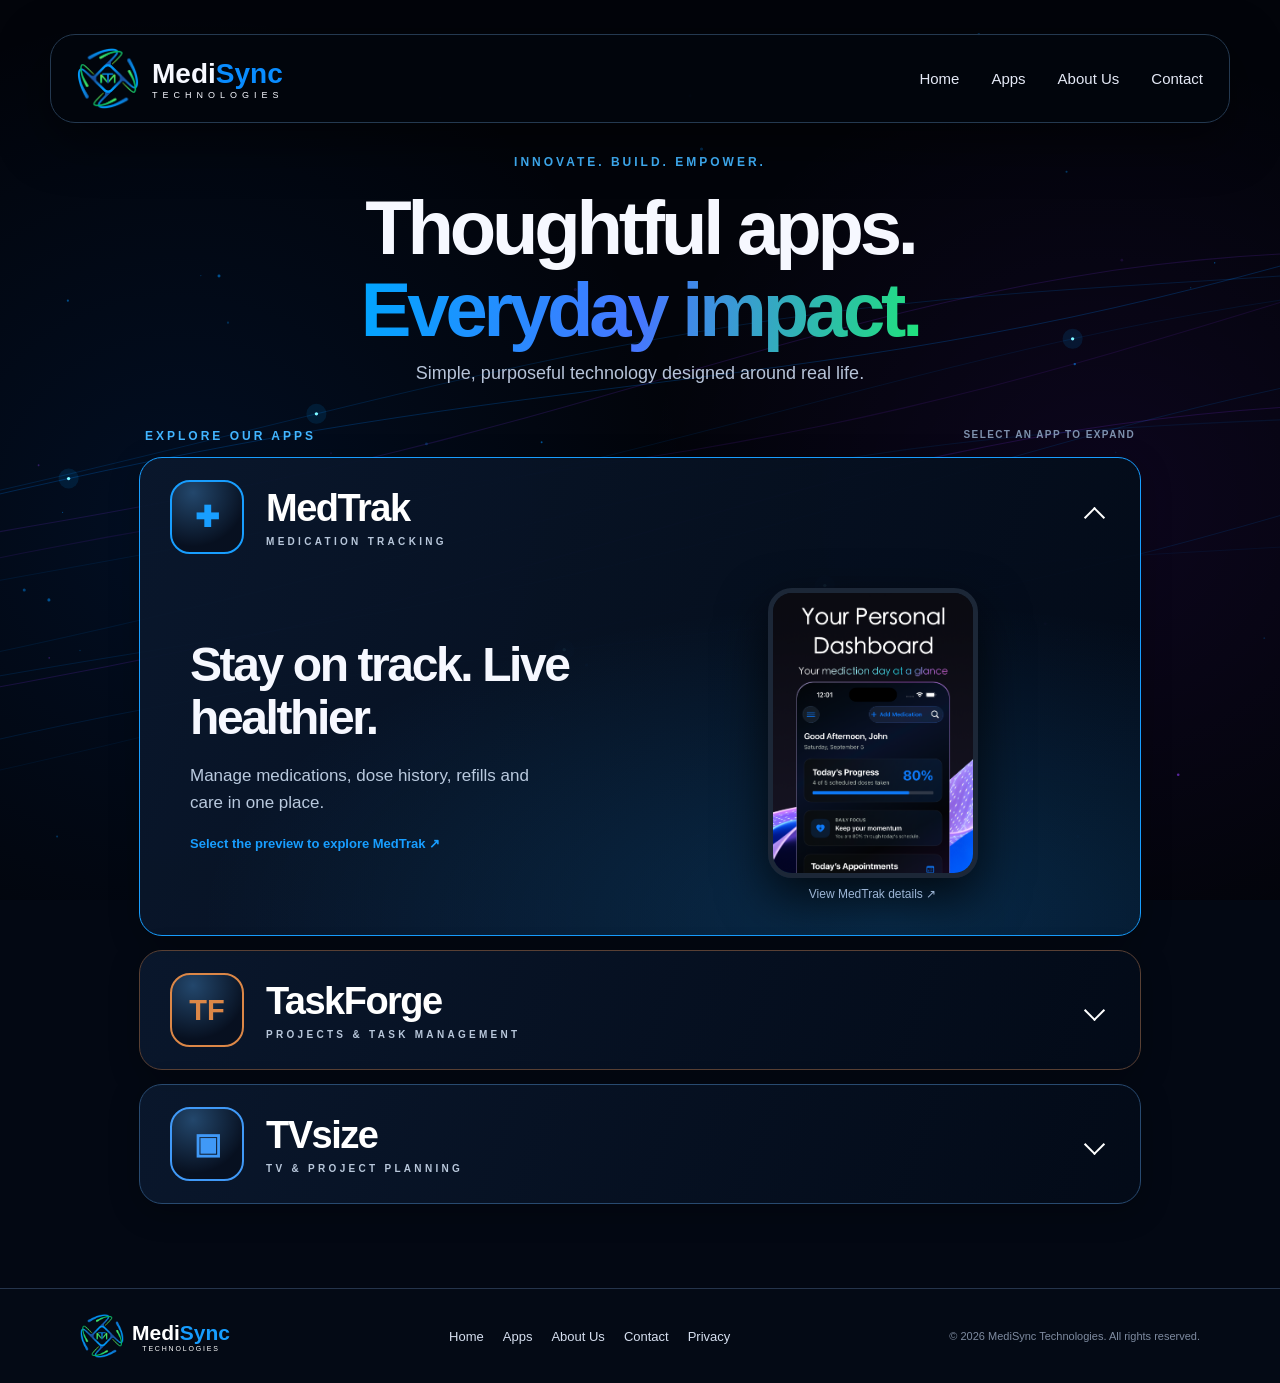
<file: index.html>
<!doctype html><html lang="en"><head><meta charset="utf-8"><meta name="viewport" content="width=device-width,initial-scale=1"><meta name="theme-color" content="#030914"><meta name="description" content="MediSync Technologies builds focused apps for everyday life."><title>Home | MediSync Technologies</title><link rel="icon" href="favicon.png" type="image/png"><link rel="stylesheet" href="styles.css"><link rel="stylesheet" href="accordion.css"></head><body><canvas id="mst-particle-canvas" aria-hidden="true"></canvas><header class="topbar modern-header"><a class="brand" href="index.html"><img class="brand-logo" src="mt-mark.png" alt="MediSync Technologies MT logo" width="70" height="70"><span><b>Medi<span>Sync</span></b><small>TECHNOLOGIES</small></span></a><nav aria-label="Main navigation"><a href="index.html">Home</a><a href="index.html#apps">Apps</a><a href="about.html">About Us</a><a href="contact.html">Contact</a></nav></header><main class="landing-main" id="home"><div class="landing-intro"><div class="eyebrow">INNOVATE. BUILD. EMPOWER.</div><h1>Thoughtful apps.<br><span>Everyday impact.</span></h1><p>Simple, purposeful technology designed around real life.</p></div><div class="accordion-wrap" id="apps"><div class="accordion-caption">EXPLORE OUR APPS <span>SELECT AN APP TO EXPAND</span></div><section class="accordion-item medtrak is-open" data-app="medtrak"><h2><button class="accordion-toggle" type="button" aria-expanded="true" aria-controls="panel-medtrak" id="toggle-medtrak"><span class="app-mini-icon">✚</span><span class="accordion-name"><strong>MedTrak</strong><small>MEDICATION TRACKING</small></span><span class="accordion-chevron" aria-hidden="true"></span></button></h2><div class="accordion-panel" id="panel-medtrak" role="region" aria-labelledby="toggle-medtrak" ><div class="panel-content"><div class="panel-text"><h3>Stay on track. Live healthier.</h3><p>Manage medications, dose history, refills and care in one place.</p><span class="panel-hint">Select the preview to explore MedTrak <span aria-hidden="true">↗</span></span></div><a class="phone-preview" href="medtrak.html" aria-label="View MedTrak details"><img src="medtrak-01-dashboard.png" alt="MedTrak iPhone application screenshot" loading="eager"><span>View MedTrak details ↗</span></a></div></div></section><section class="accordion-item taskforge " data-app="taskforge"><h2><button class="accordion-toggle" type="button" aria-expanded="false" aria-controls="panel-taskforge" id="toggle-taskforge"><span class="app-mini-icon">TF</span><span class="accordion-name"><strong>TaskForge</strong><small>PROJECTS & TASK MANAGEMENT</small></span><span class="accordion-chevron" aria-hidden="true"></span></button></h2><div class="accordion-panel" id="panel-taskforge" role="region" aria-labelledby="toggle-taskforge" hidden><div class="panel-content"><div class="panel-text"><h3>Make progress feel effortless.</h3><p>Bring projects, tasks and next steps into focus.</p><span class="panel-hint">Select the preview to explore TaskForge <span aria-hidden="true">↗</span></span></div><a class="placeholder-preview" href="taskforge.html" aria-label="View TaskForge details"><div class="placeholder-device"><div class="placeholder-notch"></div><div class="placeholder-symbol">TF</div><div class="placeholder-bars"><i></i><i></i><i></i></div></div><span>Explore TaskForge ↗</span></a></div></div></section><section class="accordion-item tvsize " data-app="tvsize"><h2><button class="accordion-toggle" type="button" aria-expanded="false" aria-controls="panel-tvsize" id="toggle-tvsize"><span class="app-mini-icon">▣</span><span class="accordion-name"><strong>TVsize</strong><small>TV & PROJECT PLANNING</small></span><span class="accordion-chevron" aria-hidden="true"></span></button></h2><div class="accordion-panel" id="panel-tvsize" role="region" aria-labelledby="toggle-tvsize" hidden><div class="panel-content"><div class="panel-text"><h3>See the right fit before you install.</h3><p>Plan room layouts, viewing distances and display sizes.</p><span class="panel-hint">Select the preview to explore TVsize <span aria-hidden="true">↗</span></span></div><a class="placeholder-preview" href="tvsize.html" aria-label="View TVsize details"><div class="placeholder-device"><div class="placeholder-notch"></div><div class="placeholder-symbol">TV</div><div class="placeholder-bars"><i></i><i></i><i></i></div></div><span>Explore TVsize ↗</span></a></div></div></section></div></main><footer class="modern-footer"><a class="footer-brand" href="index.html"><img src="mt-mark.png" alt="" width="44" height="44"><span><b>Medi<span>Sync</span></b><small>TECHNOLOGIES</small></span></a><div class="footer-links"><a href="index.html">Home</a><a href="index.html#apps">Apps</a><a href="about.html">About Us</a><a href="contact.html">Contact</a><a href="medtrak-privacy.html">Privacy</a></div><small>© <span id="year"></span> MediSync Technologies. All rights reserved.</small></footer><script src="script.js"></script><script src="accordion.js"></script></body></html>
</file>
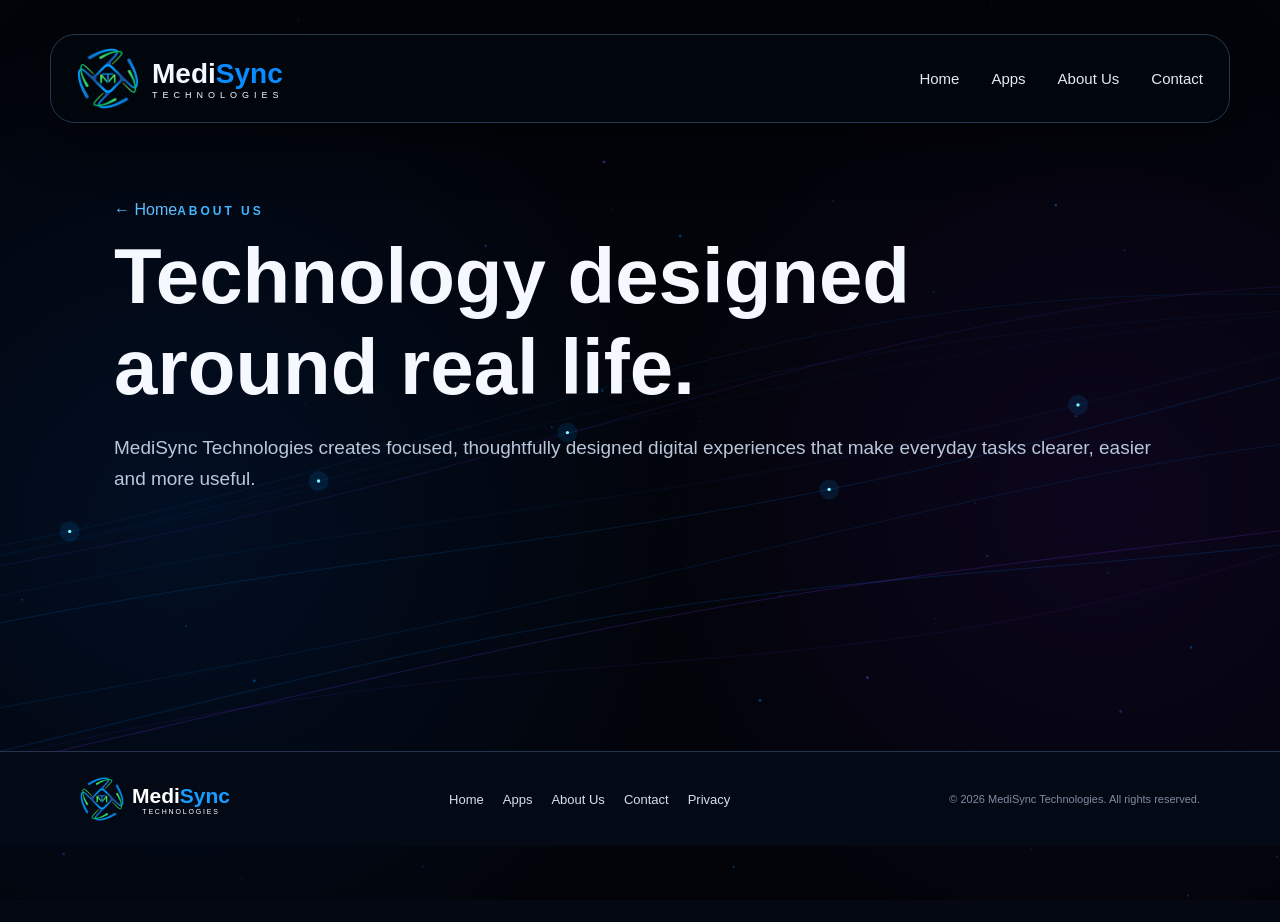
<file: about.html>
<!doctype html><html lang="en"><head><meta charset="utf-8"><meta name="viewport" content="width=device-width,initial-scale=1"><meta name="theme-color" content="#030914"><meta name="description" content="MediSync Technologies builds focused apps for everyday life."><title>About Us | MediSync Technologies</title><link rel="icon" href="favicon.png" type="image/png"><link rel="stylesheet" href="styles.css"><link rel="stylesheet" href="accordion.css"></head><body><canvas id="mst-particle-canvas" aria-hidden="true"></canvas><header class="topbar modern-header"><a class="brand" href="index.html"><img class="brand-logo" src="mt-mark.png" alt="MediSync Technologies MT logo" width="70" height="70"><span><b>Medi<span>Sync</span></b><small>TECHNOLOGIES</small></span></a><nav aria-label="Main navigation"><a href="index.html">Home</a><a href="index.html#apps">Apps</a><a href="about.html">About Us</a><a href="contact.html">Contact</a></nav></header><main class="detail-main simple-detail"><a class="back-link" href="index.html">← Home</a><span class="eyebrow">ABOUT US</span><h1>Technology designed around real life.</h1><p>MediSync Technologies creates focused, thoughtfully designed digital experiences that make everyday tasks clearer, easier and more useful.</p></main><footer class="modern-footer"><a class="footer-brand" href="index.html"><img src="mt-mark.png" alt="" width="44" height="44"><span><b>Medi<span>Sync</span></b><small>TECHNOLOGIES</small></span></a><div class="footer-links"><a href="index.html">Home</a><a href="index.html#apps">Apps</a><a href="about.html">About Us</a><a href="contact.html">Contact</a><a href="medtrak-privacy.html">Privacy</a></div><small>© <span id="year"></span> MediSync Technologies. All rights reserved.</small></footer><script src="script.js"></script></body></html>
</file>
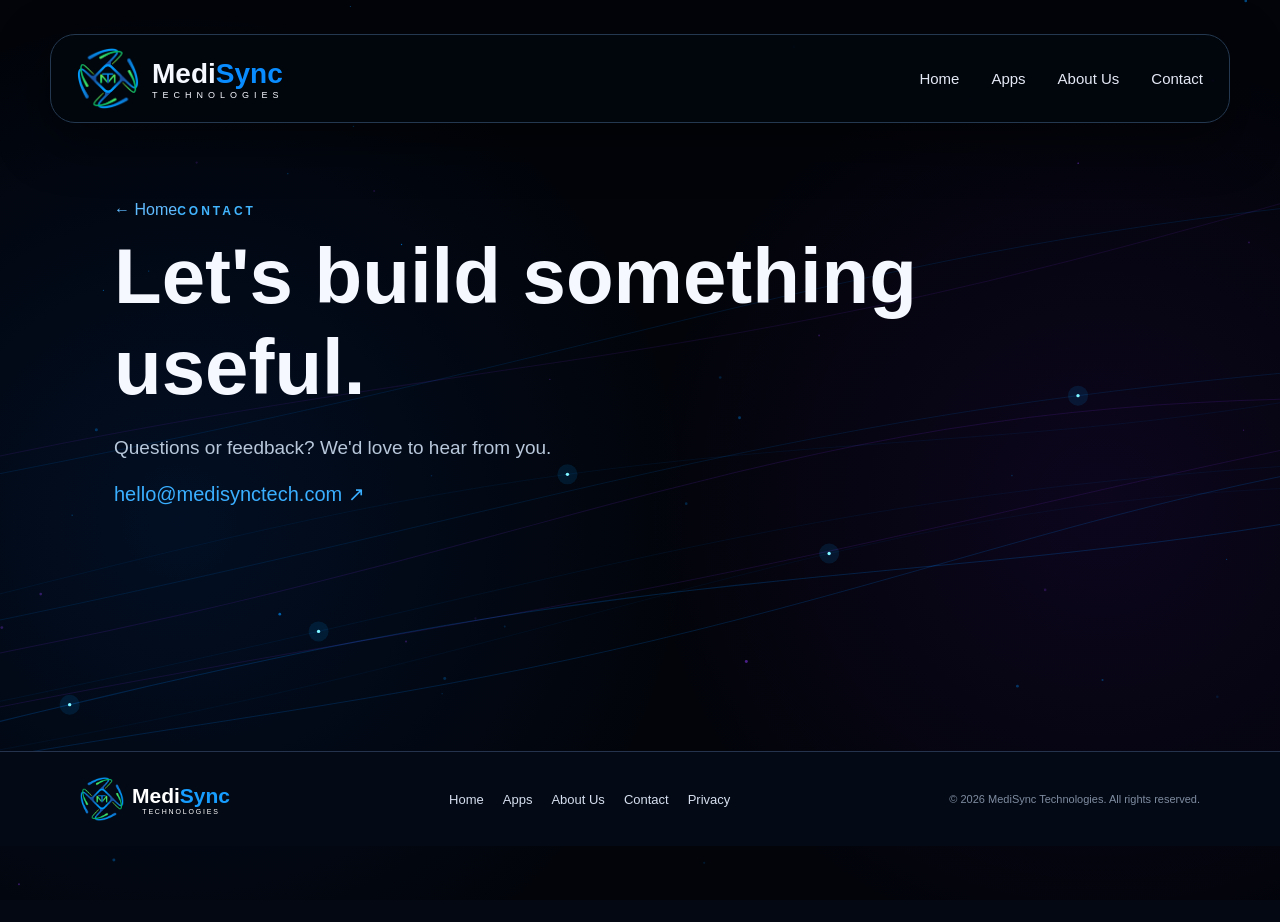
<file: contact.html>
<!doctype html><html lang="en"><head><meta charset="utf-8"><meta name="viewport" content="width=device-width,initial-scale=1"><meta name="theme-color" content="#030914"><meta name="description" content="MediSync Technologies builds focused apps for everyday life."><title>Contact | MediSync Technologies</title><link rel="icon" href="favicon.png" type="image/png"><link rel="stylesheet" href="styles.css"><link rel="stylesheet" href="accordion.css"></head><body><canvas id="mst-particle-canvas" aria-hidden="true"></canvas><header class="topbar modern-header"><a class="brand" href="index.html"><img class="brand-logo" src="mt-mark.png" alt="MediSync Technologies MT logo" width="70" height="70"><span><b>Medi<span>Sync</span></b><small>TECHNOLOGIES</small></span></a><nav aria-label="Main navigation"><a href="index.html">Home</a><a href="index.html#apps">Apps</a><a href="about.html">About Us</a><a href="contact.html">Contact</a></nav></header><main class="detail-main simple-detail"><a class="back-link" href="index.html">← Home</a><span class="eyebrow">CONTACT</span><h1>Let's build something useful.</h1><p>Questions or feedback? We'd love to hear from you.</p><a class="contact-link" href="mailto:hello@medisynctech.com">hello@medisynctech.com ↗</a></main><footer class="modern-footer"><a class="footer-brand" href="index.html"><img src="mt-mark.png" alt="" width="44" height="44"><span><b>Medi<span>Sync</span></b><small>TECHNOLOGIES</small></span></a><div class="footer-links"><a href="index.html">Home</a><a href="index.html#apps">Apps</a><a href="about.html">About Us</a><a href="contact.html">Contact</a><a href="medtrak-privacy.html">Privacy</a></div><small>© <span id="year"></span> MediSync Technologies. All rights reserved.</small></footer><script src="script.js"></script></body></html>
</file>
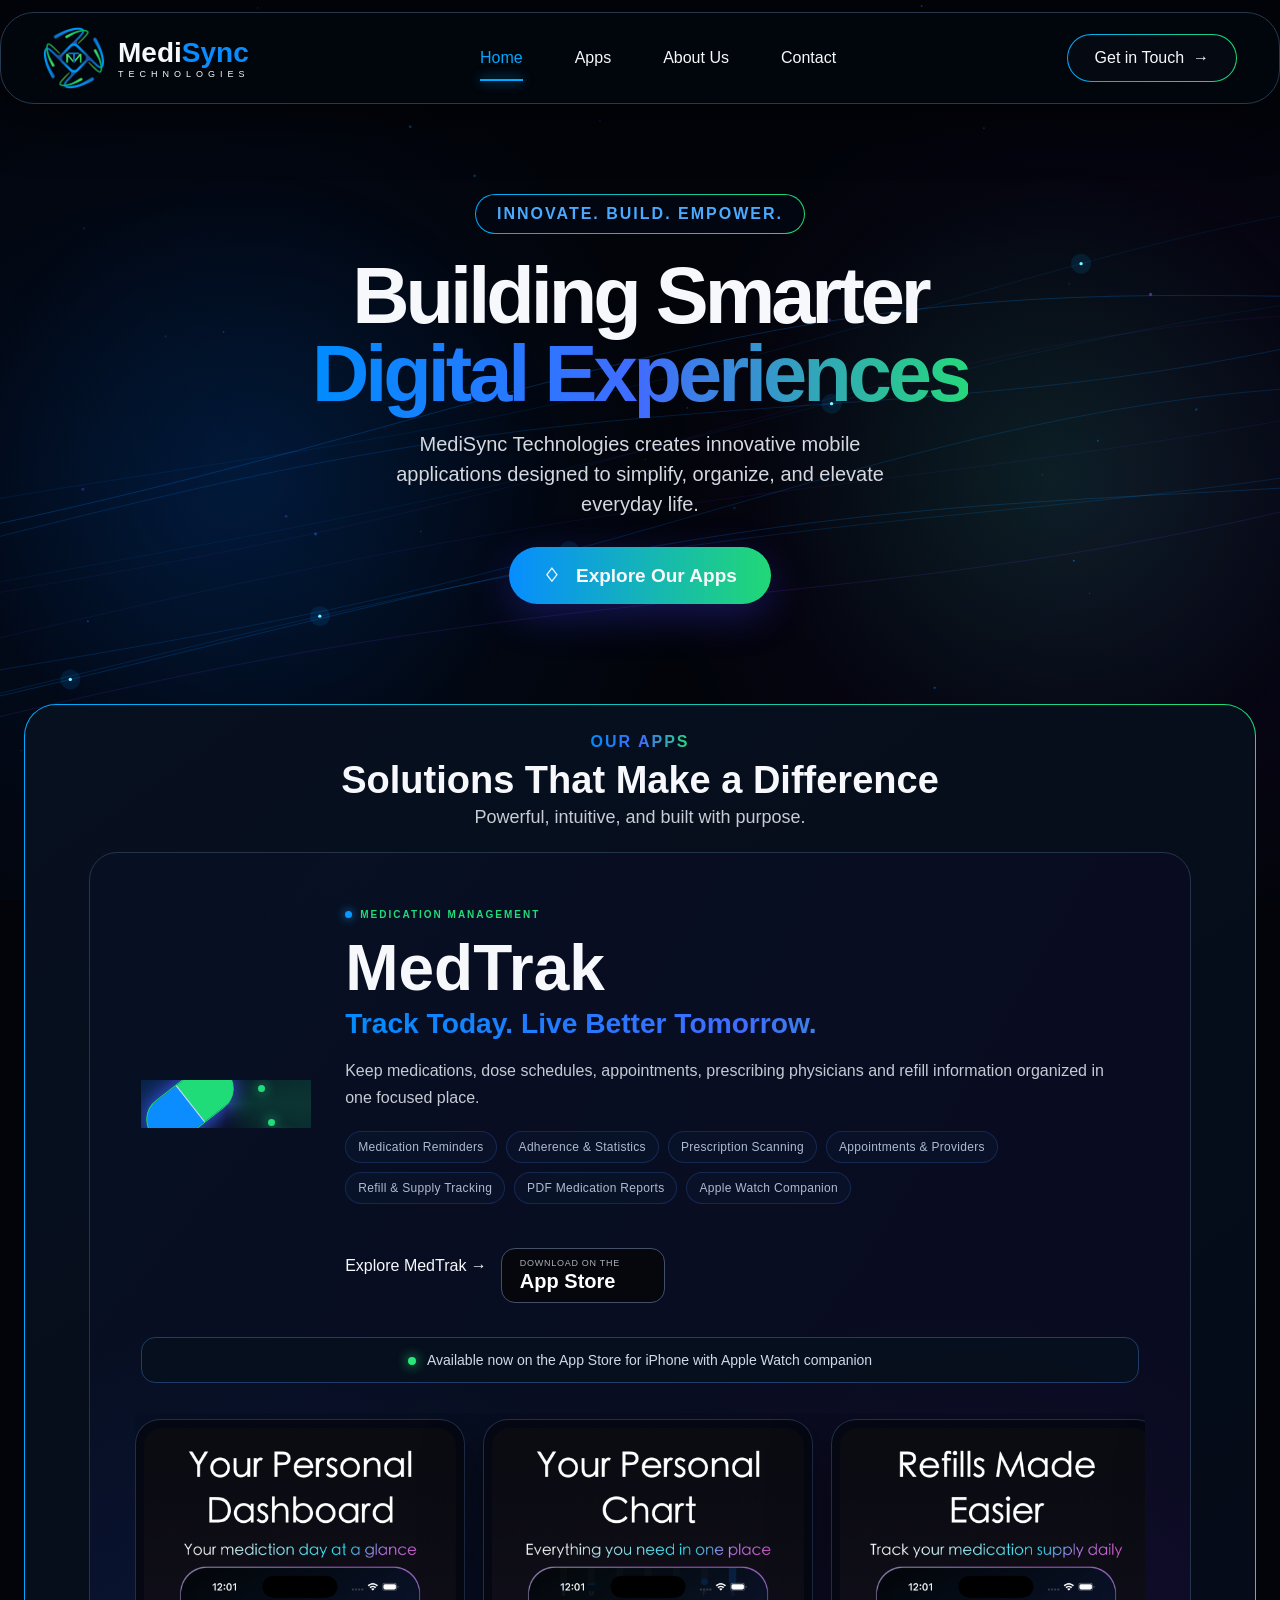
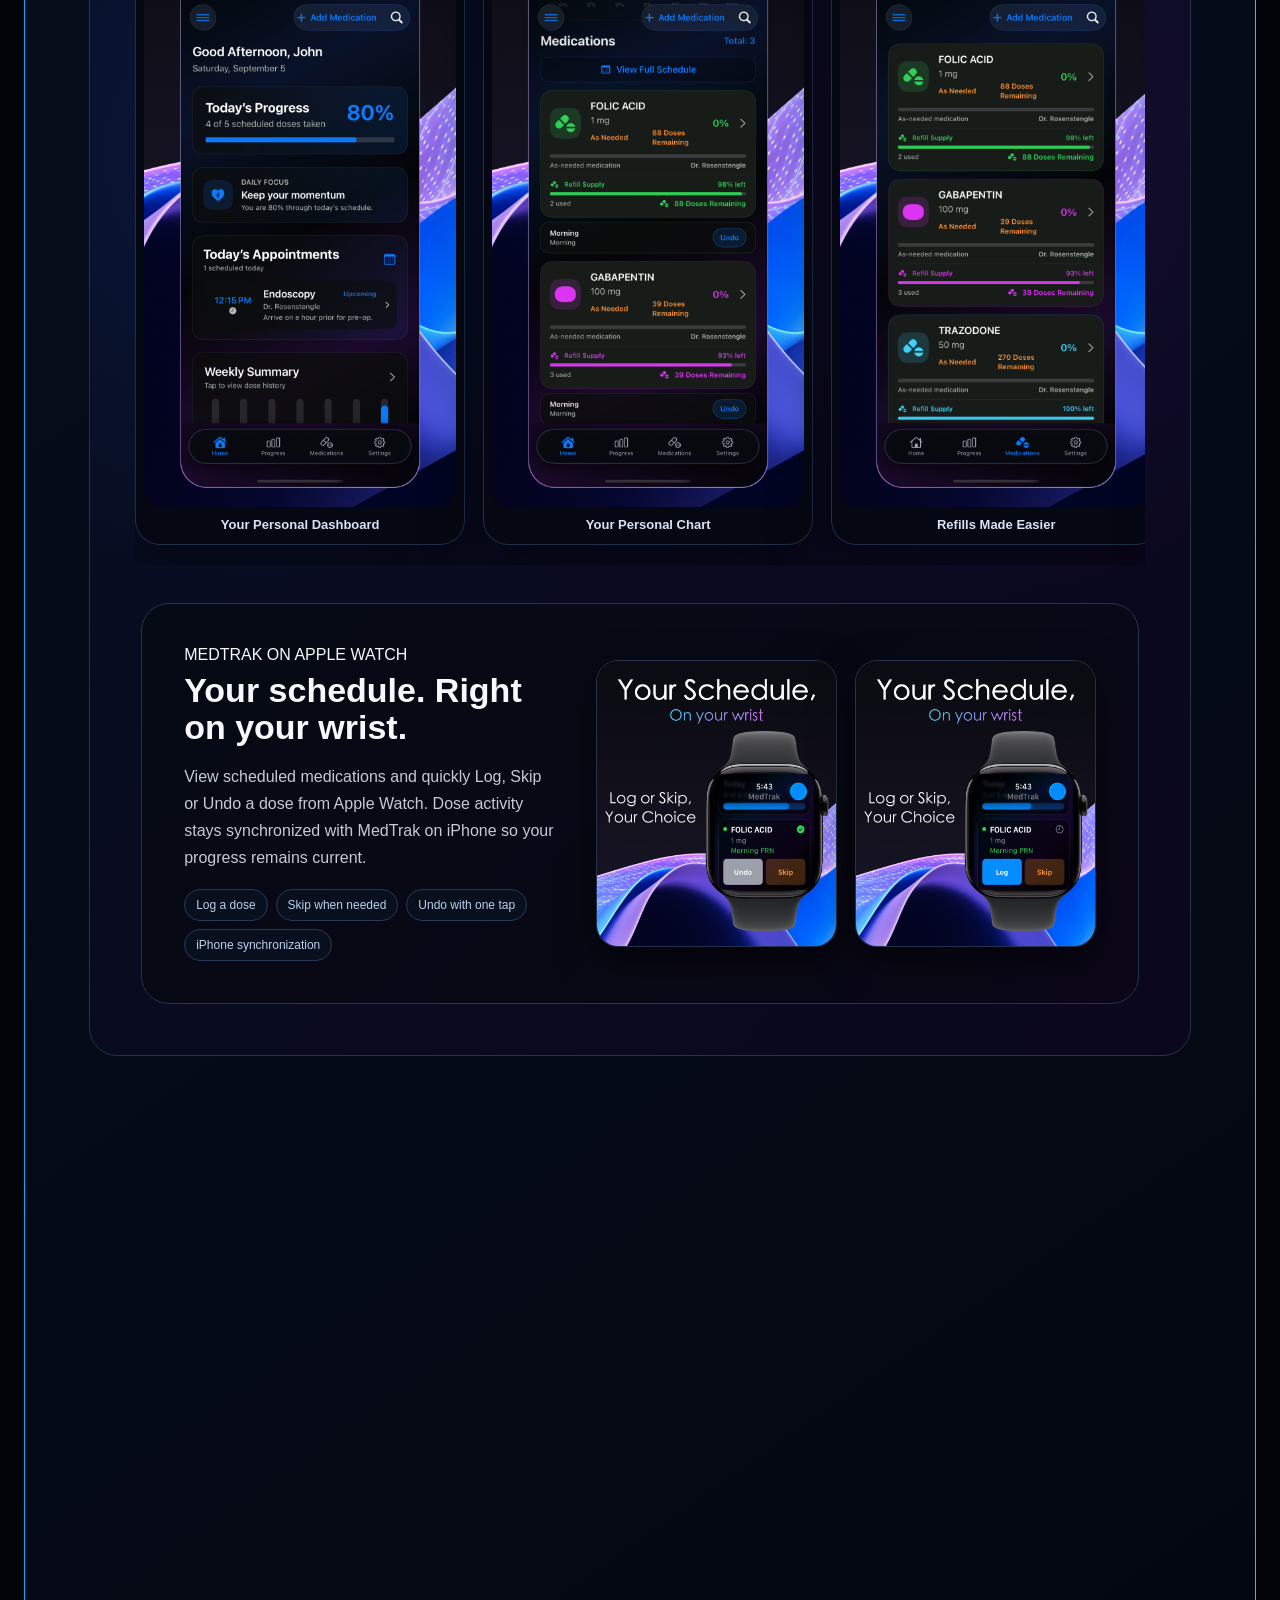
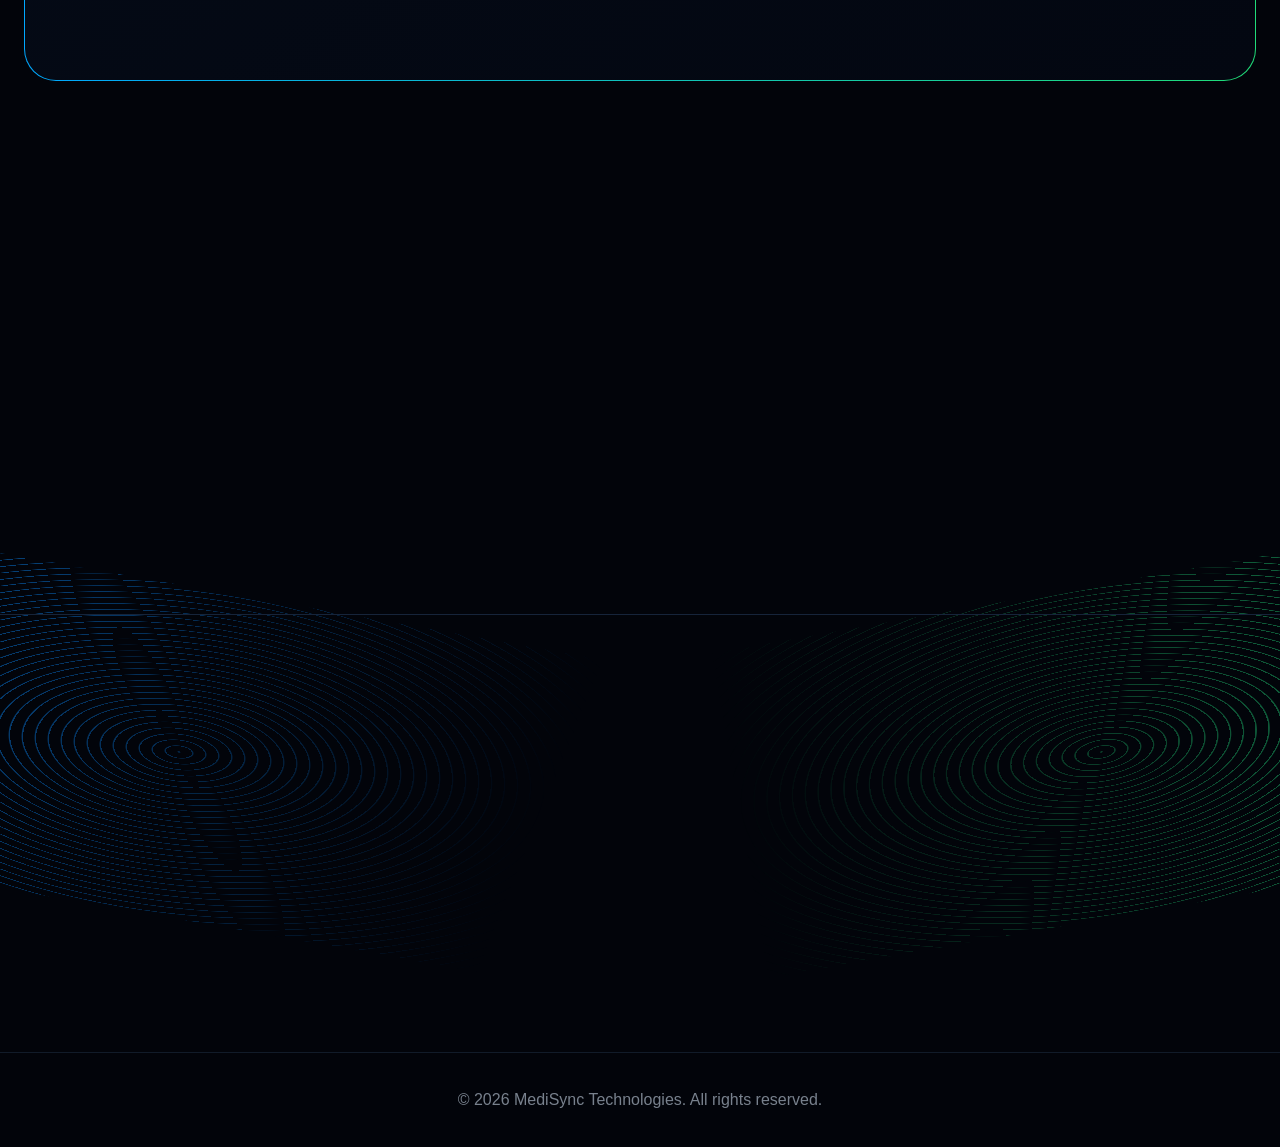
<file: index-medtrak-fixed.html>
<!doctype html>
<html lang="en">
<head>
<meta charset="utf-8"><meta name="viewport" content="width=device-width,initial-scale=1">
<meta name="theme-color" content="#02040a">
<title>MediSync Technologies</title>
<meta name="description" content="MediSync Technologies creates innovative mobile applications designed to simplify, organize, and elevate everyday life.">
<link rel="icon" type="image/png" href="favicon.png">
<link rel="stylesheet" href="styles.css">
</head>
<body>
<canvas id="mst-particle-canvas" aria-hidden="true"></canvas>

<header class="topbar">
  <a class="brand" href="#home"><img class="brand-logo" src="mt-mark.png" alt="MediSync Technologies MT logo" width="62" height="62"><span><b>Medi<span>Sync</span></b><small>TECHNOLOGIES</small></span></a>
  <nav><a class="active" href="#home">Home</a><a href="#apps">Apps</a><a href="#about">About Us</a><a href="#contact">Contact</a></nav>
  <a class="outline" href="#contact">Get in Touch&nbsp;&nbsp;→</a>
</header>

<main>
<section id="home" class="hero">
  <div class="hero-inner reveal">
    <div class="badge">INNOVATE. BUILD. EMPOWER.</div>
    <h1>Building Smarter<br><span>Digital Experiences</span></h1>
    <p>MediSync Technologies creates innovative mobile<br class="desktop"> applications designed to simplify, organize, and elevate<br class="desktop"> everyday life.</p>
    <a class="primary" href="#apps">♢ &nbsp; Explore Our Apps</a>
  </div>
</section>

<section id="apps" class="apps-shell">
  <div class="section-title reveal"><span>OUR APPS</span><h2>Solutions That Make a Difference</h2><p>Powerful, intuitive, and built with purpose.</p></div>
  <article class="app-card medtrak-showcase reveal">
  <div class="app-info medtrak-info">
    <div class="app-icon medtrak-icon" aria-label="MedTrak app icon">
      <div class="pill-icon" aria-hidden="true"><span></span></div>
      <i class="spark s1"></i><i class="spark s2"></i><i class="spark s3"></i>
    </div>

    <div class="app-copy">
      <div class="app-status"><span></span> MEDICATION MANAGEMENT</div>
      <h3>MedTrak</h3>
      <h4>Track Today. Live Better Tomorrow.</h4>
      <p>
        Keep medications, dose schedules, appointments, prescribing physicians and
        refill information organized in one focused place.
      </p>

      <div class="feature-chips" aria-label="MedTrak features">
        <span>Medication Reminders</span>
        <span>Adherence & Statistics</span>
        <span>Prescription Scanning</span>
        <span>Appointments & Providers</span>
        <span>Refill & Supply Tracking</span>
        <span>PDF Medication Reports</span>
        <span>Apple Watch Companion</span>
      </div>

      <div class="app-actions">
        <a class="outline-button" href="#medtrak-details">Explore MedTrak <span>→</span></a>
        <a class="store-badge live-store" href="https://apps.apple.com/us/app/id6804344201" target="_blank" rel="noopener" aria-label="Download MedTrak on the App Store">
          <small>DOWNLOAD ON THE</small>
          <strong>App Store</strong>
        </a>
      </div>
    </div>
  </div>

  <div class="medtrak-release-strip">
    <span class="release-dot"></span> Available now on the App Store for iPhone with Apple Watch companion
  </div>

  <div class="medtrak-gallery" aria-label="MedTrak App Store screenshots">
    <figure><img src="./1.png" alt="MedTrak personal dashboard showing today's medication progress and appointments" loading="lazy"><figcaption>Your Personal Dashboard</figcaption></figure>
    <figure><img src="./2.png" alt="MedTrak personal chart showing medications, refill supply and dose actions" loading="lazy"><figcaption>Your Personal Chart</figcaption></figure>
    <figure><img src="./3.png" alt="MedTrak medication supply and refill tracking screen" loading="lazy"><figcaption>Refills Made Easier</figcaption></figure>
    <figure><img src="./4.png" alt="MedTrak progress dashboard with medication adherence statistics" loading="lazy"><figcaption>Understand Your Habits</figcaption></figure>
    <figure><img src="./5.png" alt="MedTrak appointment details with physician, map and directions" loading="lazy"><figcaption>Organized Care</figcaption></figure>
    <figure><img src="./6.png" alt="MedTrak statistics showing adherence, streaks and medication insights" loading="lazy"><figcaption>Your Personal Goals</figcaption></figure>
  </div>

  <section class="watch-showcase" aria-label="MedTrak for Apple Watch">
    <div class="watch-copy">
      <div class="section-kicker">MEDTRAK ON APPLE WATCH</div>
      <h3>Your schedule. Right on your wrist.</h3>
      <p>View scheduled medications and quickly Log, Skip or Undo a dose from Apple Watch. Dose activity stays synchronized with MedTrak on iPhone so your progress remains current.</p>
      <div class="watch-points"><span>Log a dose</span><span>Skip when needed</span><span>Undo with one tap</span><span>iPhone synchronization</span></div>
    </div>
    <div class="watch-images">
      <img src="./w1.png" alt="MedTrak Apple Watch screen with Log and Skip controls" loading="lazy">
      <img src="./w2.png" alt="MedTrak Apple Watch screen after logging a dose with Undo control" loading="lazy">
    </div>
  </section>
</article>

<div class="medtrak-details reveal" id="medtrak-details">
  <div class="details-copy">
    <div class="section-kicker">MEDTRAK AT A GLANCE</div>
    <h3>Built to keep the important details close.</h3>
    <p>
      MedTrak brings medication schedules, dose history, refill supply, appointments, providers,
      prescription scanning, statistics and medication reports together in one focused experience.
    </p>
  </div>

  <div class="feature-grid">
    <div class="feature-card"><b>01</b><h4>Stay on schedule</h4><p>Daily timeline, reminders and quick Taken/Undo actions keep the day understandable.</p></div>
    <div class="feature-card"><b>02</b><h4>Know your supply</h4><p>Quantity, usage and doses remaining help make low-supply situations visible before they become urgent.</p></div>
    <div class="feature-card"><b>03</b><h4>Keep care connected</h4><p>Appointments, physicians, pharmacies and prescribed medications can stay linked together.</p></div>
    <div class="feature-card"><b>04</b><h4>Share a clear report</h4><p>Generate a clean medication summary for appointments, printing or sharing when needed.</p></div>
    <div class="feature-card"><b>05</b><h4>Scan supported prescriptions</h4><p>Use the camera to scan supported flat prescription labels, then review recognized information before saving.</p></div>
    <div class="feature-card"><b>06</b><h4>See your progress</h4><p>Review adherence, streaks, dose history and medication insights over time.</p></div>
  </div>
</div>
</section>

<section id="about" class="lower reveal"><span>ABOUT US</span><h2>Technology designed around real life.</h2><p>We create focused, thoughtfully designed digital experiences that make everyday tasks clearer, easier, and more useful.</p></section>
<section id="contact" class="lower contact reveal"><span>CONTACT</span><h2>Let's build something useful.</h2><a class="primary" href="mailto:hello@medisynctech.com">Get in Touch →</a></section>
</main>
<footer>© <span id="year"></span> MediSync Technologies. All rights reserved.</footer>
<script src="script.js"></script>
</body></html>
</file>
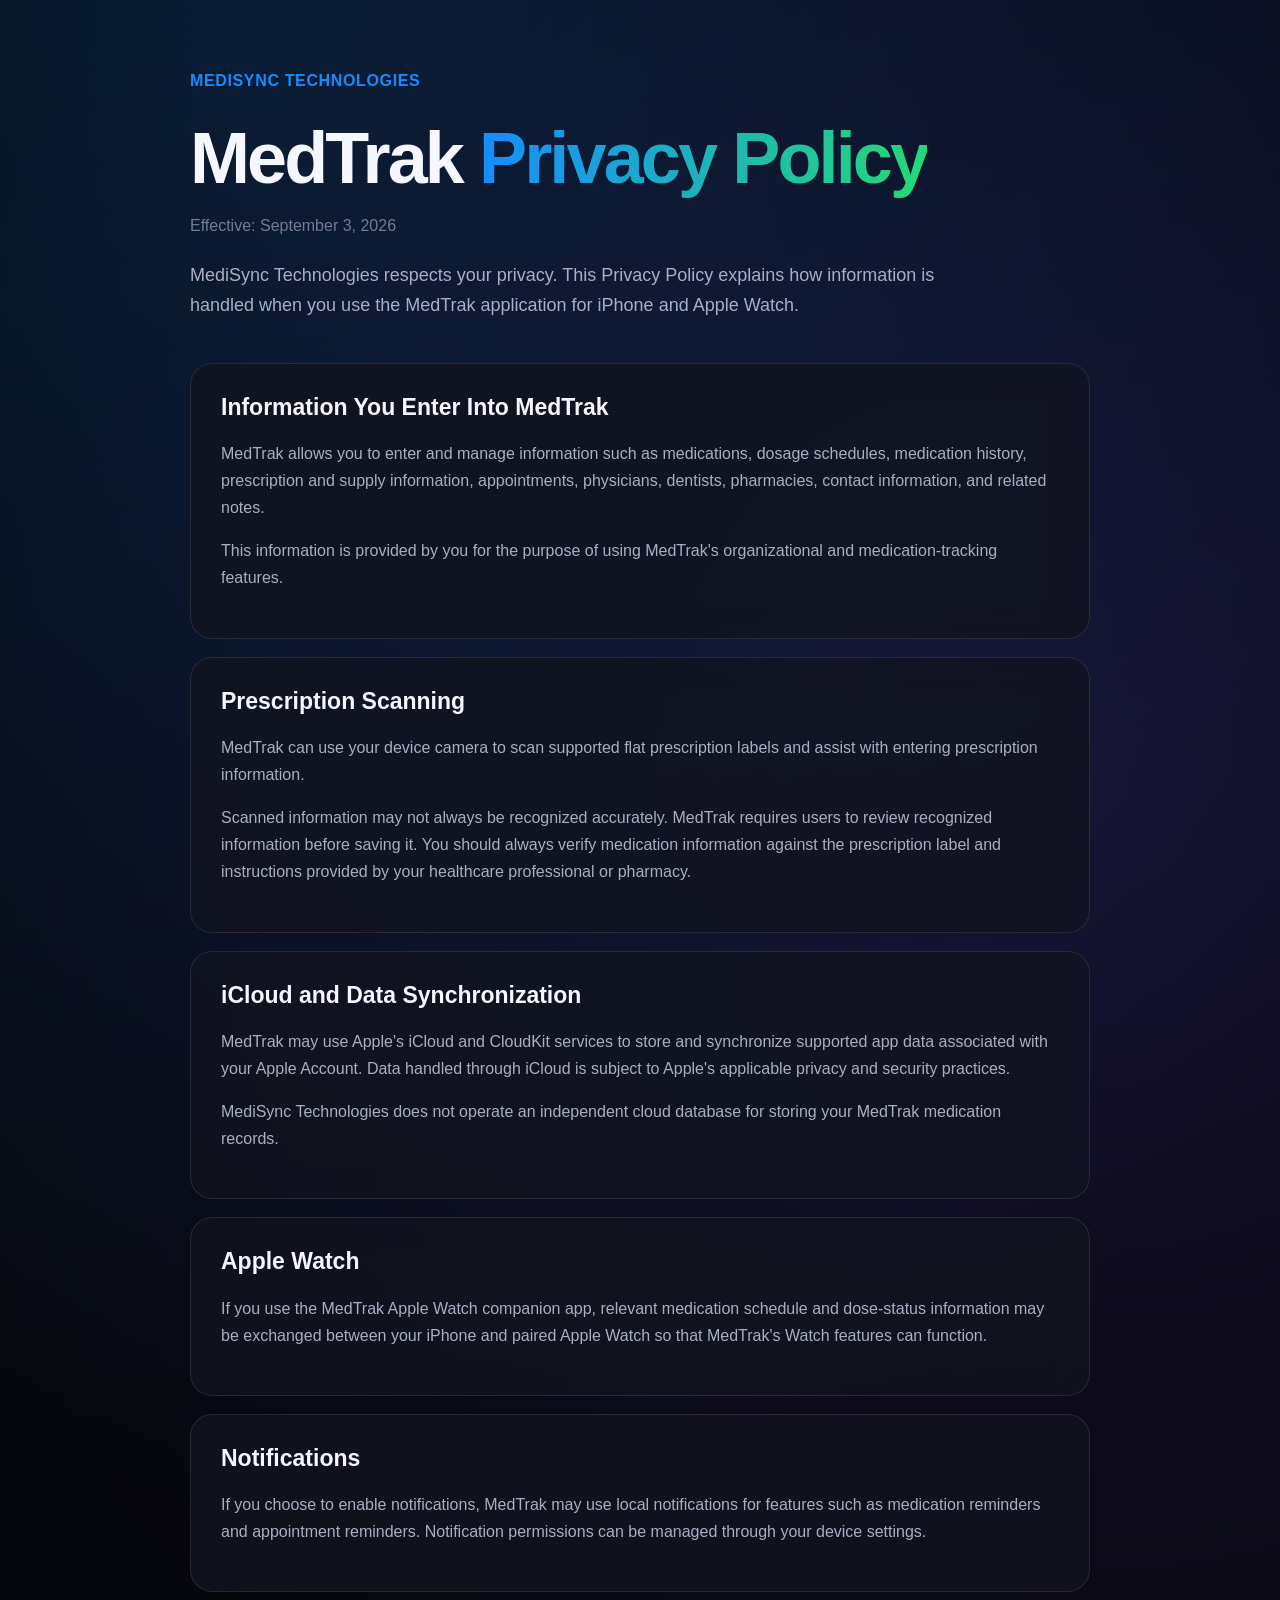
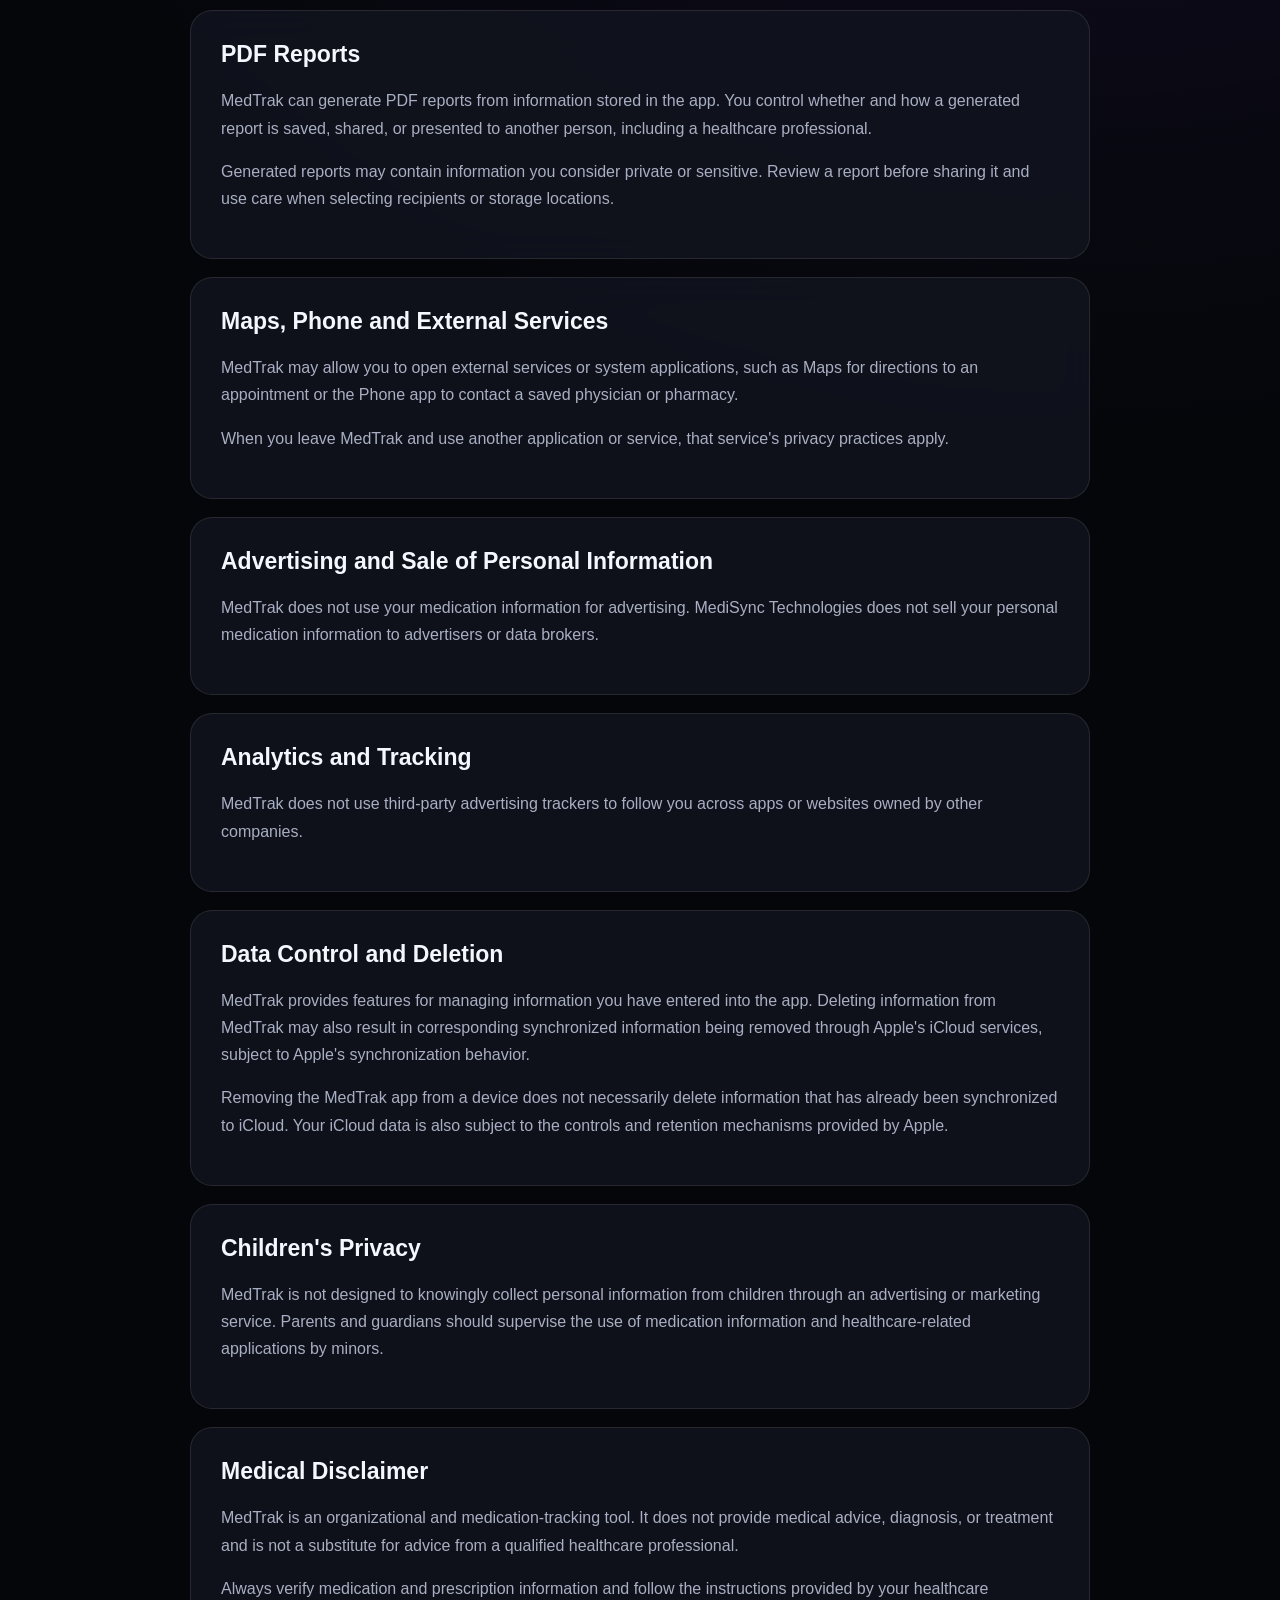
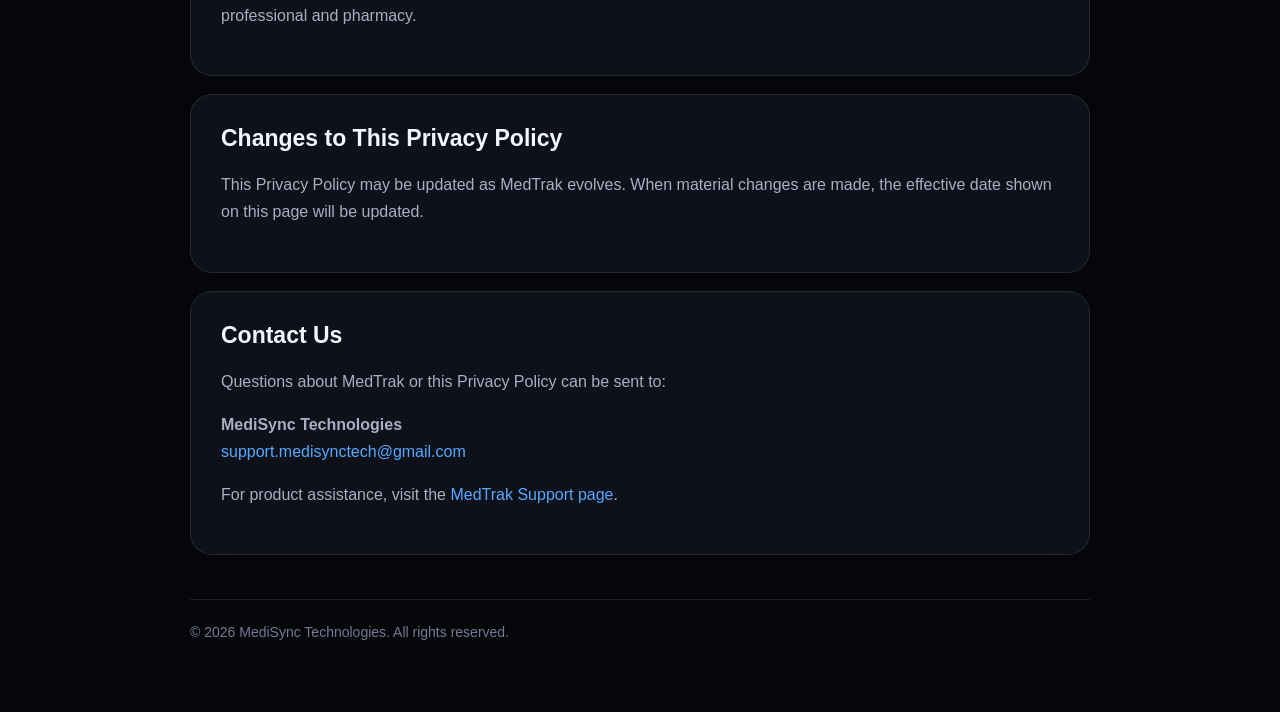
<file: medtrak-privacy.html>
<!DOCTYPE html>
<html lang="en">
<head>
  <meta charset="UTF-8">
  <meta name="viewport" content="width=device-width, initial-scale=1.0">
  <meta name="description" content="Privacy Policy for MedTrak by MediSync Technologies.">
  <title>MedTrak Privacy Policy | MediSync Technologies</title>

  <style>
    :root {
      color-scheme: dark;
      --bg: #05060a;
      --card: rgba(18, 20, 31, 0.82);
      --text: #f5f7ff;
      --muted: #a9afc3;
      --blue: #168cff;
      --purple: #25d975;
      --border: rgba(255,255,255,.10);
    }

    * { box-sizing: border-box; }

    body {
      margin: 0;
      min-height: 100vh;
      font-family: -apple-system, BlinkMacSystemFont, "Segoe UI",
                   Helvetica, Arial, sans-serif;
      background:
        radial-gradient(circle at 20% 0%,
          rgba(22,140,255,.16), transparent 38%),
        radial-gradient(circle at 85% 20%,
          rgba(124,77,255,.14), transparent 38%),
        var(--bg);
      color: var(--text);
    }

    main {
      width: min(900px, calc(100% - 40px));
      margin: 0 auto;
      padding: 72px 0;
    }

    .brand {
      color: var(--blue);
      font-weight: 700;
      letter-spacing: .04em;
      margin-bottom: 32px;
    }

    h1 {
      margin: 0;
      font-size: clamp(42px, 8vw, 72px);
      line-height: 1;
      letter-spacing: -.04em;
    }

    .gradient {
      background: linear-gradient(90deg, var(--blue), var(--purple));
      -webkit-background-clip: text;
      background-clip: text;
      color: transparent;
    }

    .effective {
      margin-top: 18px;
      color: #747b91;
    }

    .intro {
      max-width: 760px;
      margin: 22px 0 42px;
      color: var(--muted);
      font-size: 18px;
      line-height: 1.65;
    }

    .card {
      padding: 30px;
      margin: 18px 0;
      border: 1px solid var(--border);
      border-radius: 22px;
      background: var(--card);
      backdrop-filter: blur(18px);
    }

    h2 {
      margin-top: 0;
      font-size: 23px;
    }

    p, li {
      color: var(--muted);
      line-height: 1.7;
    }

    a {
      color: #55aaff;
      text-decoration: none;
    }

    a:hover { text-decoration: underline; }

    footer {
      margin-top: 44px;
      padding-top: 24px;
      border-top: 1px solid var(--border);
      color: #747b91;
      font-size: 14px;
    }
  </style>
  <link rel="icon" type="image/png" href="favicon.png">
</head>

<body>
  <main>
    <div class="brand">MEDISYNC TECHNOLOGIES</div>

    <h1>MedTrak <span class="gradient">Privacy Policy</span></h1>

    <p class="effective">Effective: September 3, 2026</p>

    <p class="intro">
      MediSync Technologies respects your privacy. This Privacy Policy
      explains how information is handled when you use the MedTrak
      application for iPhone and Apple Watch.
    </p>

    <section class="card">
      <h2>Information You Enter Into MedTrak</h2>
      <p>
        MedTrak allows you to enter and manage information such as
        medications, dosage schedules, medication history, prescription
        and supply information, appointments, physicians, dentists,
        pharmacies, contact information, and related notes.
      </p>
      <p>
        This information is provided by you for the purpose of using
        MedTrak's organizational and medication-tracking features.
      </p>
    </section>

    <section class="card">
      <h2>Prescription Scanning</h2>
      <p>
        MedTrak can use your device camera to scan supported flat
        prescription labels and assist with entering prescription
        information.
      </p>
      <p>
        Scanned information may not always be recognized accurately.
        MedTrak requires users to review recognized information before
        saving it. You should always verify medication information
        against the prescription label and instructions provided by
        your healthcare professional or pharmacy.
      </p>
    </section>

    <section class="card">
      <h2>iCloud and Data Synchronization</h2>
      <p>
        MedTrak may use Apple's iCloud and CloudKit services to store
        and synchronize supported app data associated with your Apple
        Account. Data handled through iCloud is subject to Apple's
        applicable privacy and security practices.
      </p>
      <p>
        MediSync Technologies does not operate an independent cloud
        database for storing your MedTrak medication records.
      </p>
    </section>

    <section class="card">
      <h2>Apple Watch</h2>
      <p>
        If you use the MedTrak Apple Watch companion app, relevant
        medication schedule and dose-status information may be exchanged
        between your iPhone and paired Apple Watch so that MedTrak's
        Watch features can function.
      </p>
    </section>

    <section class="card">
      <h2>Notifications</h2>
      <p>
        If you choose to enable notifications, MedTrak may use local
        notifications for features such as medication reminders and
        appointment reminders. Notification permissions can be managed
        through your device settings.
      </p>
    </section>

    <section class="card">
      <h2>PDF Reports</h2>
      <p>
        MedTrak can generate PDF reports from information stored in the
        app. You control whether and how a generated report is saved,
        shared, or presented to another person, including a healthcare
        professional.
      </p>
      <p>
        Generated reports may contain information you consider private
        or sensitive. Review a report before sharing it and use care
        when selecting recipients or storage locations.
      </p>
    </section>

    <section class="card">
      <h2>Maps, Phone and External Services</h2>
      <p>
        MedTrak may allow you to open external services or system
        applications, such as Maps for directions to an appointment or
        the Phone app to contact a saved physician or pharmacy.
      </p>
      <p>
        When you leave MedTrak and use another application or service,
        that service's privacy practices apply.
      </p>
    </section>

    <section class="card">
      <h2>Advertising and Sale of Personal Information</h2>
      <p>
        MedTrak does not use your medication information for advertising.
        MediSync Technologies does not sell your personal medication
        information to advertisers or data brokers.
      </p>
    </section>

    <section class="card">
      <h2>Analytics and Tracking</h2>
      <p>
        MedTrak does not use third-party advertising trackers to follow
        you across apps or websites owned by other companies.
      </p>
    </section>

    <section class="card">
      <h2>Data Control and Deletion</h2>
      <p>
        MedTrak provides features for managing information you have
        entered into the app. Deleting information from MedTrak may also
        result in corresponding synchronized information being removed
        through Apple's iCloud services, subject to Apple's synchronization
        behavior.
      </p>
      <p>
        Removing the MedTrak app from a device does not necessarily
        delete information that has already been synchronized to iCloud.
        Your iCloud data is also subject to the controls and retention
        mechanisms provided by Apple.
      </p>
    </section>

    <section class="card">
      <h2>Children's Privacy</h2>
      <p>
        MedTrak is not designed to knowingly collect personal information
        from children through an advertising or marketing service.
        Parents and guardians should supervise the use of medication
        information and healthcare-related applications by minors.
      </p>
    </section>

    <section class="card">
      <h2>Medical Disclaimer</h2>
      <p>
        MedTrak is an organizational and medication-tracking tool.
        It does not provide medical advice, diagnosis, or treatment and
        is not a substitute for advice from a qualified healthcare
        professional.
      </p>
      <p>
        Always verify medication and prescription information and follow
        the instructions provided by your healthcare professional and
        pharmacy.
      </p>
    </section>

    <section class="card">
      <h2>Changes to This Privacy Policy</h2>
      <p>
        This Privacy Policy may be updated as MedTrak evolves. When
        material changes are made, the effective date shown on this
        page will be updated.
      </p>
    </section>

    <section class="card">
      <h2>Contact Us</h2>
      <p>
        Questions about MedTrak or this Privacy Policy can be sent to:
      </p>
      <p>
        <strong>MediSync Technologies</strong><br>
        <a href="mailto:support.medisynctech@gmail.com">
          support.medisynctech@gmail.com
        </a>
      </p>
      <p>
        For product assistance, visit the
        <a href="medtrak-support.html">MedTrak Support page</a>.
      </p>
    </section>

    <footer>
      © 2026 MediSync Technologies. All rights reserved.
    </footer>
  </main>
</body>
</html>
</file>
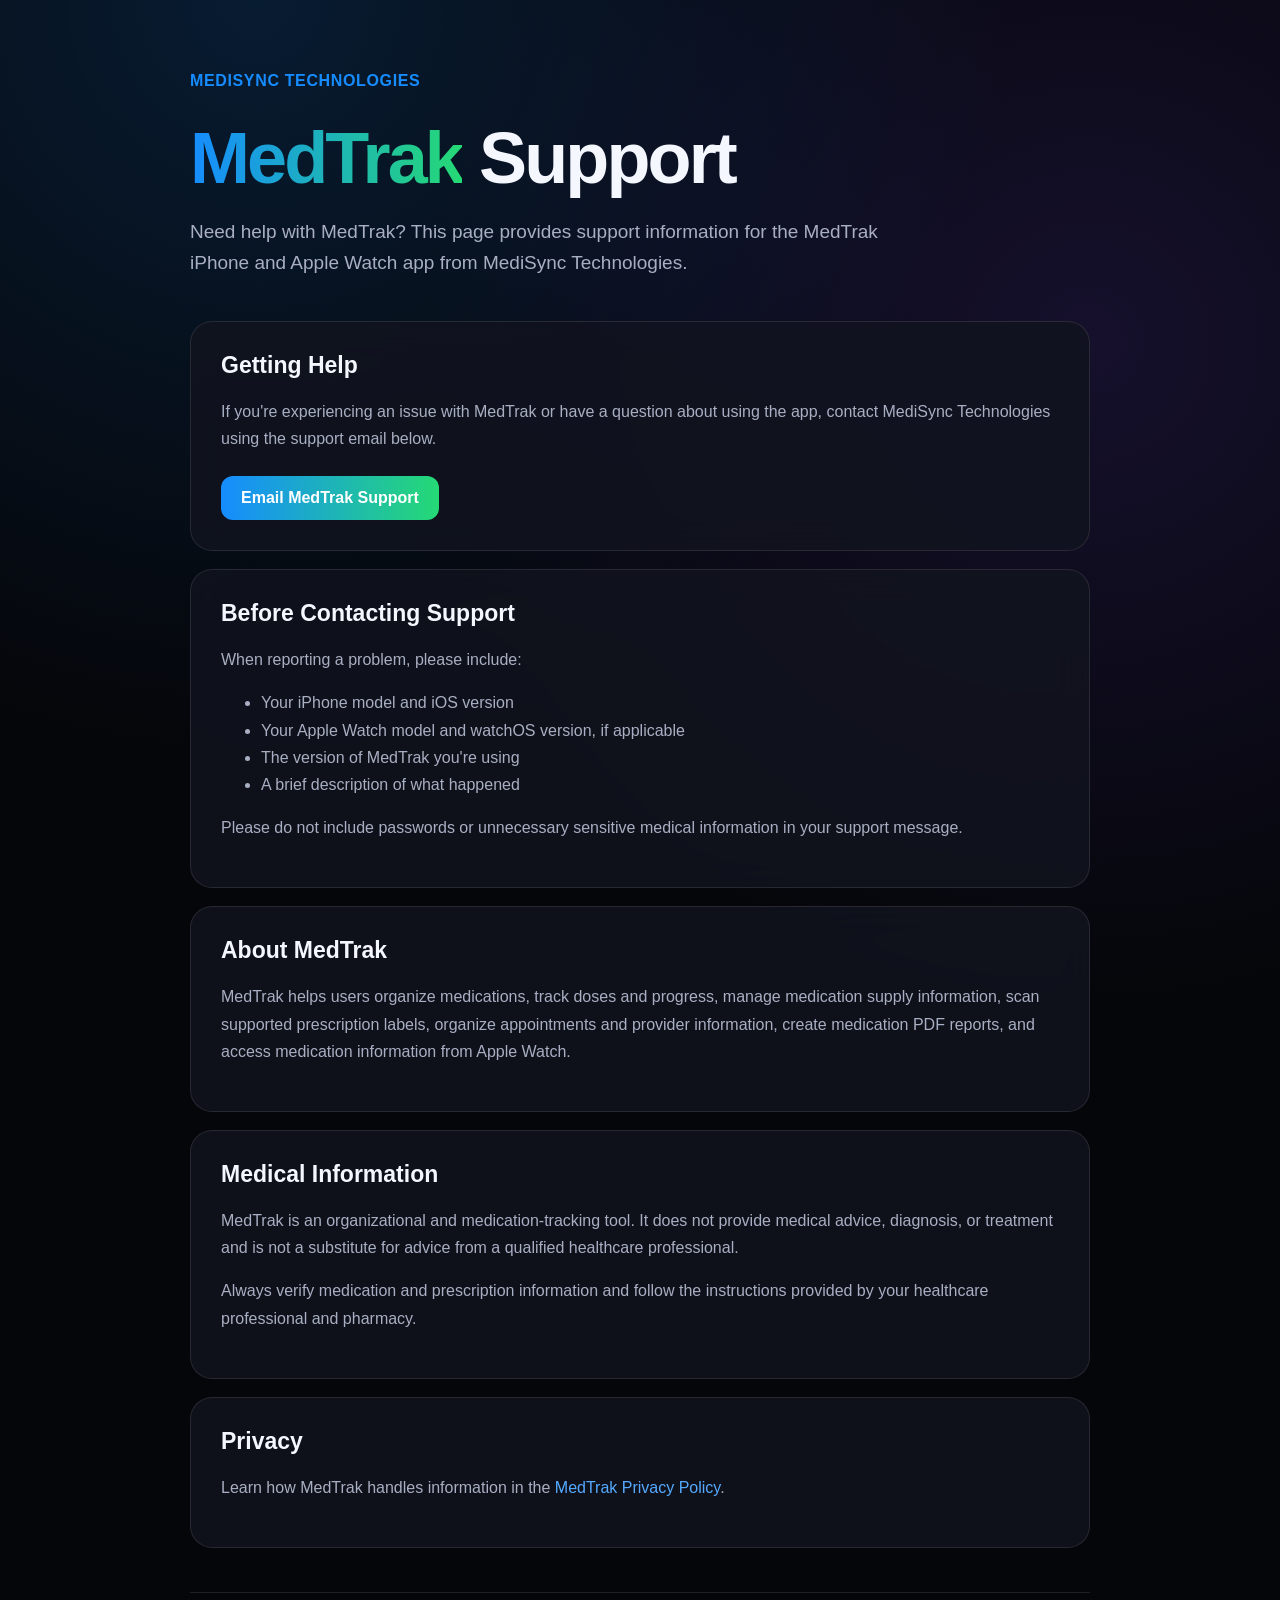
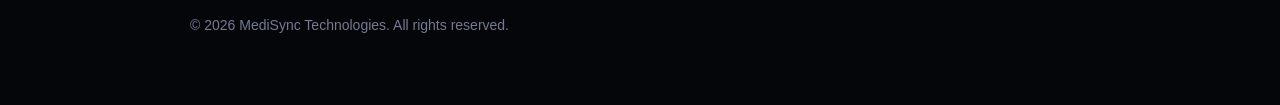
<file: medtrak-support.html>
<!DOCTYPE html>
<html lang="en">
<head>
  <meta charset="UTF-8">
  <meta name="viewport" content="width=device-width, initial-scale=1.0">
  <meta name="description" content="Official support page for MedTrak by MediSync Technologies.">
  <title>MedTrak Support | MediSync Technologies</title>

  <style>
    :root {
      color-scheme: dark;
      --bg: #05060a;
      --card: rgba(18, 20, 31, 0.82);
      --text: #f5f7ff;
      --muted: #a9afc3;
      --blue: #168cff;
      --purple: #25d975;
      --border: rgba(255,255,255,.10);
    }

    * { box-sizing: border-box; }

    body {
      margin: 0;
      min-height: 100vh;
      font-family: -apple-system, BlinkMacSystemFont, "Segoe UI",
                   Helvetica, Arial, sans-serif;
      background:
        radial-gradient(circle at 20% 0%,
          rgba(22,140,255,.16), transparent 38%),
        radial-gradient(circle at 85% 20%,
          rgba(124,77,255,.14), transparent 38%),
        var(--bg);
      color: var(--text);
    }

    main {
      width: min(900px, calc(100% - 40px));
      margin: 0 auto;
      padding: 72px 0;
    }

    .brand {
      color: var(--blue);
      font-weight: 700;
      letter-spacing: .04em;
      margin-bottom: 32px;
    }

    h1 {
      margin: 0;
      font-size: clamp(42px, 8vw, 72px);
      line-height: 1;
      letter-spacing: -.04em;
    }

    .gradient {
      background: linear-gradient(90deg, var(--blue), var(--purple));
      -webkit-background-clip: text;
      background-clip: text;
      color: transparent;
    }

    .intro {
      max-width: 700px;
      margin: 22px 0 42px;
      color: var(--muted);
      font-size: 19px;
      line-height: 1.65;
    }

    .card {
      padding: 30px;
      margin: 18px 0;
      border: 1px solid var(--border);
      border-radius: 22px;
      background: var(--card);
      backdrop-filter: blur(18px);
    }

    h2 {
      margin-top: 0;
      font-size: 23px;
    }

    p, li {
      color: var(--muted);
      line-height: 1.7;
    }

    a {
      color: #55aaff;
      text-decoration: none;
    }

    a:hover { text-decoration: underline; }

    .button {
      display: inline-block;
      margin-top: 8px;
      padding: 13px 20px;
      border-radius: 12px;
      color: white;
      font-weight: 650;
      background: linear-gradient(90deg, var(--blue), var(--purple));
    }

    .button:hover {
      text-decoration: none;
      opacity: .92;
    }

    footer {
      margin-top: 44px;
      padding-top: 24px;
      border-top: 1px solid var(--border);
      color: #747b91;
      font-size: 14px;
    }
  </style>
  <link rel="icon" type="image/png" href="favicon.png">
</head>

<body>
  <main>
    <div class="brand">MEDISYNC TECHNOLOGIES</div>

    <h1><span class="gradient">MedTrak</span> Support</h1>

    <p class="intro">
      Need help with MedTrak? This page provides support information
      for the MedTrak iPhone and Apple Watch app from MediSync Technologies.
    </p>

    <section class="card">
      <h2>Getting Help</h2>
      <p>
        If you're experiencing an issue with MedTrak or have a question
        about using the app, contact MediSync Technologies using the
        support email below.
      </p>

      <a class="button"
         href="mailto:support.medisynctech@gmail.com?subject=MedTrak%20Support">
        Email MedTrak Support
      </a>
    </section>

    <section class="card">
      <h2>Before Contacting Support</h2>
      <p>When reporting a problem, please include:</p>
      <ul>
        <li>Your iPhone model and iOS version</li>
        <li>Your Apple Watch model and watchOS version, if applicable</li>
        <li>The version of MedTrak you're using</li>
        <li>A brief description of what happened</li>
      </ul>
      <p>
        Please do not include passwords or unnecessary sensitive
        medical information in your support message.
      </p>
    </section>

    <section class="card">
      <h2>About MedTrak</h2>
      <p>
        MedTrak helps users organize medications, track doses and
        progress, manage medication supply information, scan supported
        prescription labels, organize appointments and provider
        information, create medication PDF reports, and access
        medication information from Apple Watch.
      </p>
    </section>

    <section class="card">
      <h2>Medical Information</h2>
      <p>
        MedTrak is an organizational and medication-tracking tool.
        It does not provide medical advice, diagnosis, or treatment
        and is not a substitute for advice from a qualified healthcare
        professional.
      </p>
      <p>
        Always verify medication and prescription information and
        follow the instructions provided by your healthcare
        professional and pharmacy.
      </p>
    </section>

    <section class="card">
      <h2>Privacy</h2>
      <p>
        Learn how MedTrak handles information in the
        <a href="medtrak-privacy.html">MedTrak Privacy Policy</a>.
      </p>
    </section>

    <footer>
      © 2026 MediSync Technologies. All rights reserved.
    </footer>
  </main>
</body>
</html>
</file>
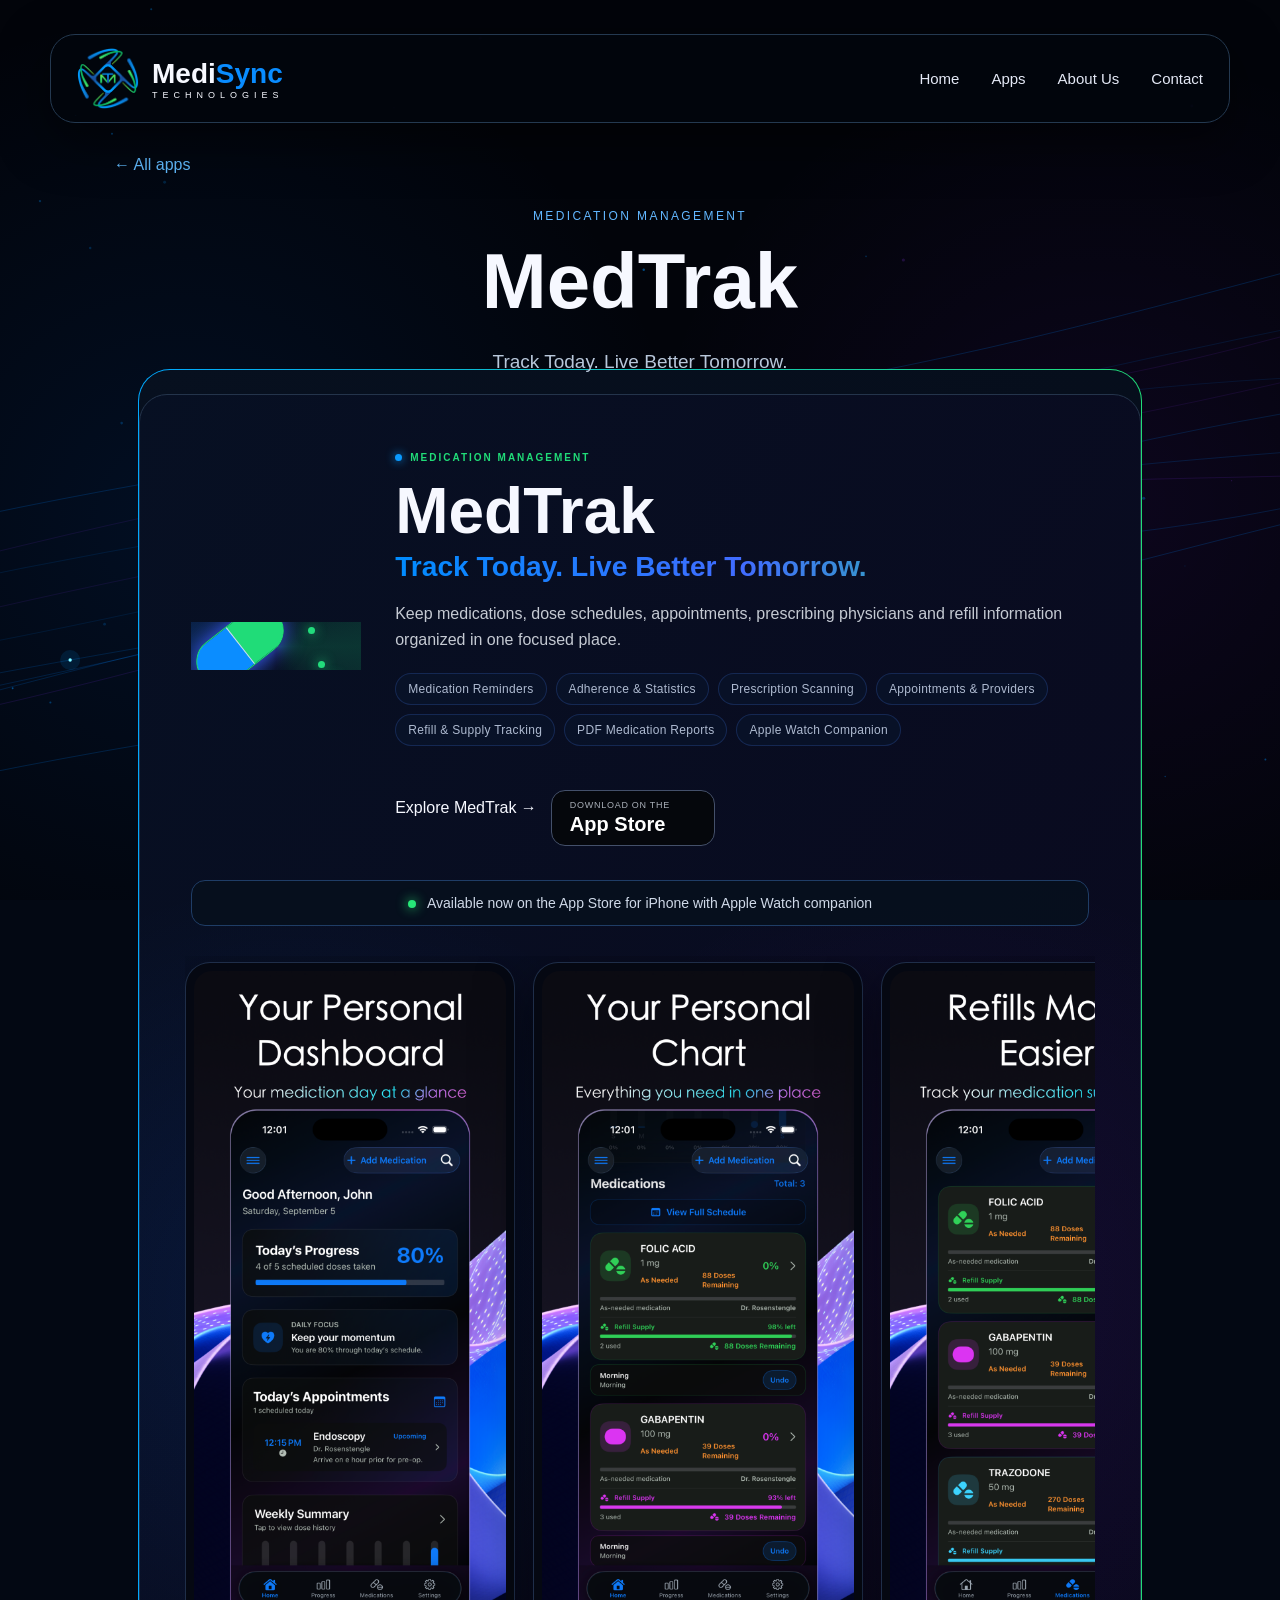
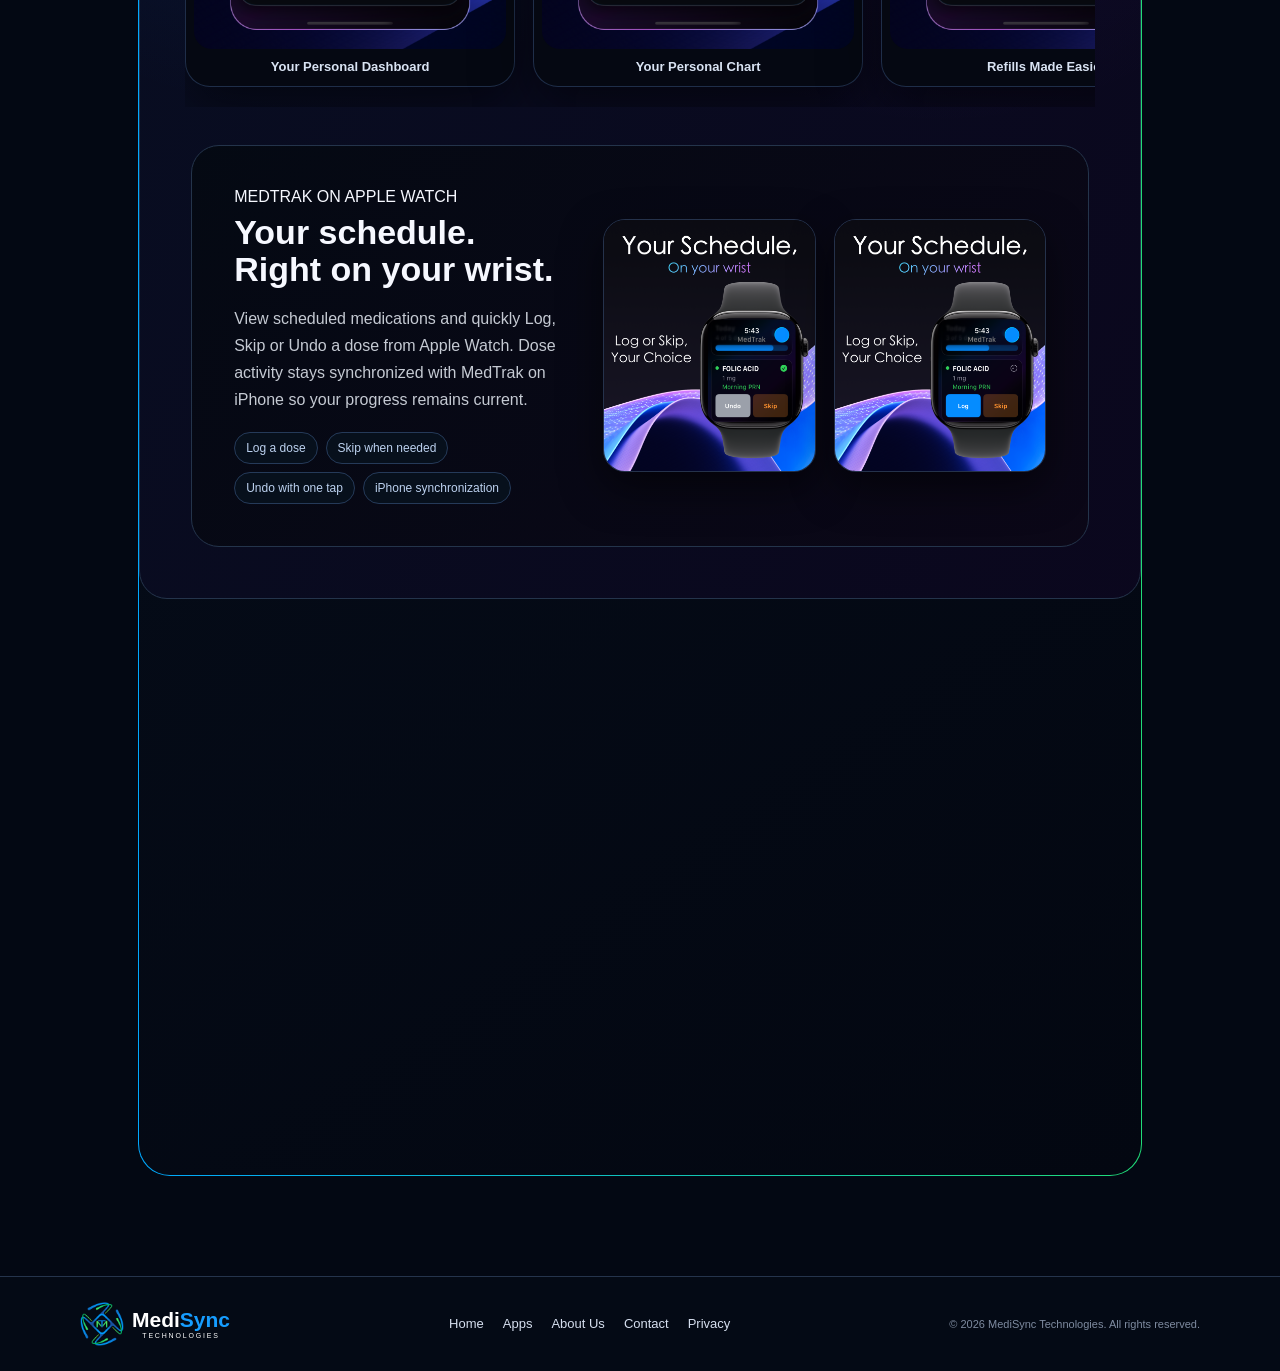
<file: medtrak.html>
<!doctype html><html lang="en"><head><meta charset="utf-8"><meta name="viewport" content="width=device-width,initial-scale=1"><meta name="theme-color" content="#030914"><meta name="description" content="MediSync Technologies builds focused apps for everyday life."><title>MedTrak | MediSync Technologies</title><link rel="icon" href="favicon.png" type="image/png"><link rel="stylesheet" href="styles.css"><link rel="stylesheet" href="accordion.css"></head><body><canvas id="mst-particle-canvas" aria-hidden="true"></canvas><header class="topbar modern-header"><a class="brand" href="index.html"><img class="brand-logo" src="mt-mark.png" alt="MediSync Technologies MT logo" width="70" height="70"><span><b>Medi<span>Sync</span></b><small>TECHNOLOGIES</small></span></a><nav aria-label="Main navigation"><a href="index.html">Home</a><a href="index.html#apps">Apps</a><a href="about.html">About Us</a><a href="contact.html">Contact</a></nav></header><main class="detail-main"><a class="back-link" href="index.html#apps">← All apps</a><div class="detail-heading"><span>MEDICATION MANAGEMENT</span><h1>MedTrak</h1><p>Track Today. Live Better Tomorrow.</p></div><section class="apps-shell detail-shell"><article class="app-card medtrak-showcase reveal">
<div class="app-info medtrak-info">
<div aria-label="MedTrak app icon" class="app-icon medtrak-icon">
<div aria-hidden="true" class="pill-icon"><span></span></div>
<i class="spark s1"></i><i class="spark s2"></i><i class="spark s3"></i>
</div>
<div class="app-copy">
<div class="app-status"><span></span> MEDICATION MANAGEMENT</div>
<h3>MedTrak</h3>
<h4>Track Today. Live Better Tomorrow.</h4>
<p>
        Keep medications, dose schedules, appointments, prescribing physicians and
        refill information organized in one focused place.
      </p>
<div aria-label="MedTrak features" class="feature-chips">
<span>Medication Reminders</span>
<span>Adherence &amp; Statistics</span>
<span>Prescription Scanning</span>
<span>Appointments &amp; Providers</span>
<span>Refill &amp; Supply Tracking</span>
<span>PDF Medication Reports</span>
<span>Apple Watch Companion</span>
</div>
<div class="app-actions">
<a class="outline-button" href="#medtrak-details">Explore MedTrak <span>→</span></a>
<a aria-label="Download MedTrak on the App Store" class="store-badge live-store" href="https://apps.apple.com/us/app/id6804344201" rel="noopener" target="_blank">
<small>DOWNLOAD ON THE</small>
<strong>App Store</strong>
</a>
</div>
</div>
</div>
<div class="medtrak-release-strip">
<span class="release-dot"></span> Available now on the App Store for iPhone with Apple Watch companion
  </div>
<div aria-label="MedTrak App Store screenshots" class="medtrak-gallery">
<figure><img alt="MedTrak personal dashboard showing today's medication progress and appointments" loading="lazy" src="medtrak-01-dashboard.png"/><figcaption>Your Personal Dashboard</figcaption></figure>
<figure><img alt="MedTrak personal chart showing medications, refill supply and dose actions" loading="lazy" src="medtrak-02-chart.png"/><figcaption>Your Personal Chart</figcaption></figure>
<figure><img alt="MedTrak medication supply and refill tracking screen" loading="lazy" src="medtrak-03-refills.png"/><figcaption>Refills Made Easier</figcaption></figure>
<figure><img alt="MedTrak progress dashboard with medication adherence statistics" loading="lazy" src="medtrak-04-progress.png"/><figcaption>Understand Your Habits</figcaption></figure>
<figure><img alt="MedTrak appointment details with physician, map and directions" loading="lazy" src="medtrak-05-care.png"/><figcaption>Organized Care</figcaption></figure>
<figure><img alt="MedTrak statistics showing adherence, streaks and medication insights" loading="lazy" src="medtrak-06-goals.png"/><figcaption>Your Personal Goals</figcaption></figure>
</div>
<section aria-label="MedTrak for Apple Watch" class="watch-showcase">
<div class="watch-copy">
<div class="section-kicker">MEDTRAK ON APPLE WATCH</div>
<h3>Your schedule. Right on your wrist.</h3>
<p>View scheduled medications and quickly Log, Skip or Undo a dose from Apple Watch. Dose activity stays synchronized with MedTrak on iPhone so your progress remains current.</p>
<div class="watch-points"><span>Log a dose</span><span>Skip when needed</span><span>Undo with one tap</span><span>iPhone synchronization</span></div>
</div>
<div class="watch-images">
<img alt="MedTrak Apple Watch screen with Log and Skip controls" loading="lazy" src="medtrak-watch-log.png"/>
<img alt="MedTrak Apple Watch screen after logging a dose with Undo control" loading="lazy" src="medtrak-watch-undo.png"/>
</div>
</section>
</article><div class="medtrak-details reveal" id="medtrak-details">
<div class="details-copy">
<div class="section-kicker">MEDTRAK AT A GLANCE</div>
<h3>Built to keep the important details close.</h3>
<p>
      MedTrak brings medication schedules, dose history, refill supply, appointments, providers,
      prescription scanning, statistics and medication reports together in one focused experience.
    </p>
</div>
<div class="feature-grid">
<div class="feature-card"><b>01</b><h4>Stay on schedule</h4><p>Daily timeline, reminders and quick Taken/Undo actions keep the day understandable.</p></div>
<div class="feature-card"><b>02</b><h4>Know your supply</h4><p>Quantity, usage and doses remaining help make low-supply situations visible before they become urgent.</p></div>
<div class="feature-card"><b>03</b><h4>Keep care connected</h4><p>Appointments, physicians, pharmacies and prescribed medications can stay linked together.</p></div>
<div class="feature-card"><b>04</b><h4>Share a clear report</h4><p>Generate a clean medication summary for appointments, printing or sharing when needed.</p></div>
<div class="feature-card"><b>05</b><h4>Scan supported prescriptions</h4><p>Use the camera to scan supported flat prescription labels, then review recognized information before saving.</p></div>
<div class="feature-card"><b>06</b><h4>See your progress</h4><p>Review adherence, streaks, dose history and medication insights over time.</p></div>
</div>
</div></section></main><footer class="modern-footer"><a class="footer-brand" href="index.html"><img src="mt-mark.png" alt="" width="44" height="44"><span><b>Medi<span>Sync</span></b><small>TECHNOLOGIES</small></span></a><div class="footer-links"><a href="index.html">Home</a><a href="index.html#apps">Apps</a><a href="about.html">About Us</a><a href="contact.html">Contact</a><a href="medtrak-privacy.html">Privacy</a></div><small>© <span id="year"></span> MediSync Technologies. All rights reserved.</small></footer><script src="script.js"></script></body></html>
</file>
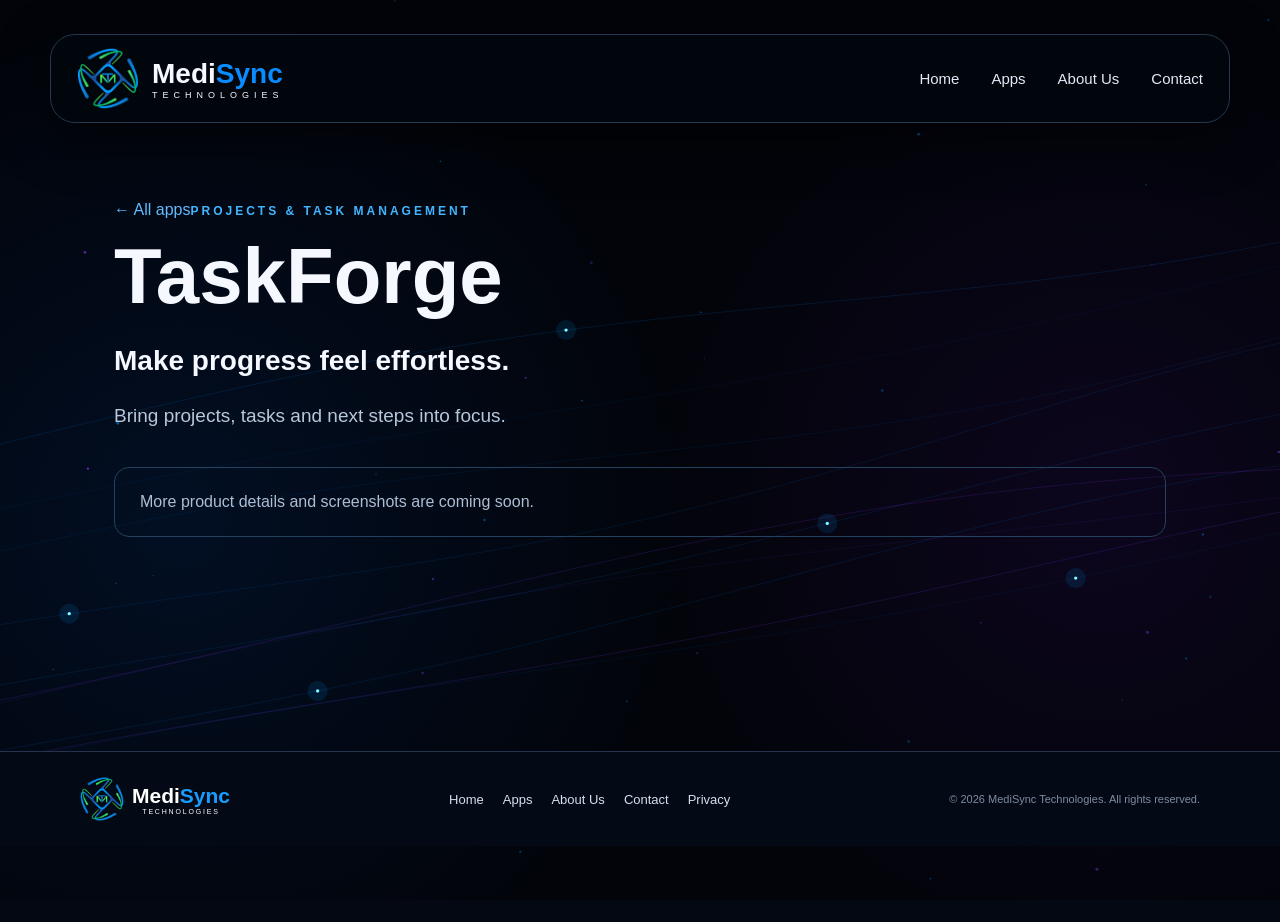
<file: taskforge.html>
<!doctype html><html lang="en"><head><meta charset="utf-8"><meta name="viewport" content="width=device-width,initial-scale=1"><meta name="theme-color" content="#030914"><meta name="description" content="MediSync Technologies builds focused apps for everyday life."><title>TaskForge | MediSync Technologies</title><link rel="icon" href="favicon.png" type="image/png"><link rel="stylesheet" href="styles.css"><link rel="stylesheet" href="accordion.css"></head><body><canvas id="mst-particle-canvas" aria-hidden="true"></canvas><header class="topbar modern-header"><a class="brand" href="index.html"><img class="brand-logo" src="mt-mark.png" alt="MediSync Technologies MT logo" width="70" height="70"><span><b>Medi<span>Sync</span></b><small>TECHNOLOGIES</small></span></a><nav aria-label="Main navigation"><a href="index.html">Home</a><a href="index.html#apps">Apps</a><a href="about.html">About Us</a><a href="contact.html">Contact</a></nav></header><main class="detail-main simple-detail"><a class="back-link" href="index.html#apps">← All apps</a><span class="eyebrow">PROJECTS & TASK MANAGEMENT</span><h1>TaskForge</h1><h2>Make progress feel effortless.</h2><p>Bring projects, tasks and next steps into focus.</p><div class="detail-note">More product details and screenshots are coming soon.</div></main><footer class="modern-footer"><a class="footer-brand" href="index.html"><img src="mt-mark.png" alt="" width="44" height="44"><span><b>Medi<span>Sync</span></b><small>TECHNOLOGIES</small></span></a><div class="footer-links"><a href="index.html">Home</a><a href="index.html#apps">Apps</a><a href="about.html">About Us</a><a href="contact.html">Contact</a><a href="medtrak-privacy.html">Privacy</a></div><small>© <span id="year"></span> MediSync Technologies. All rights reserved.</small></footer><script src="script.js"></script></body></html>
</file>
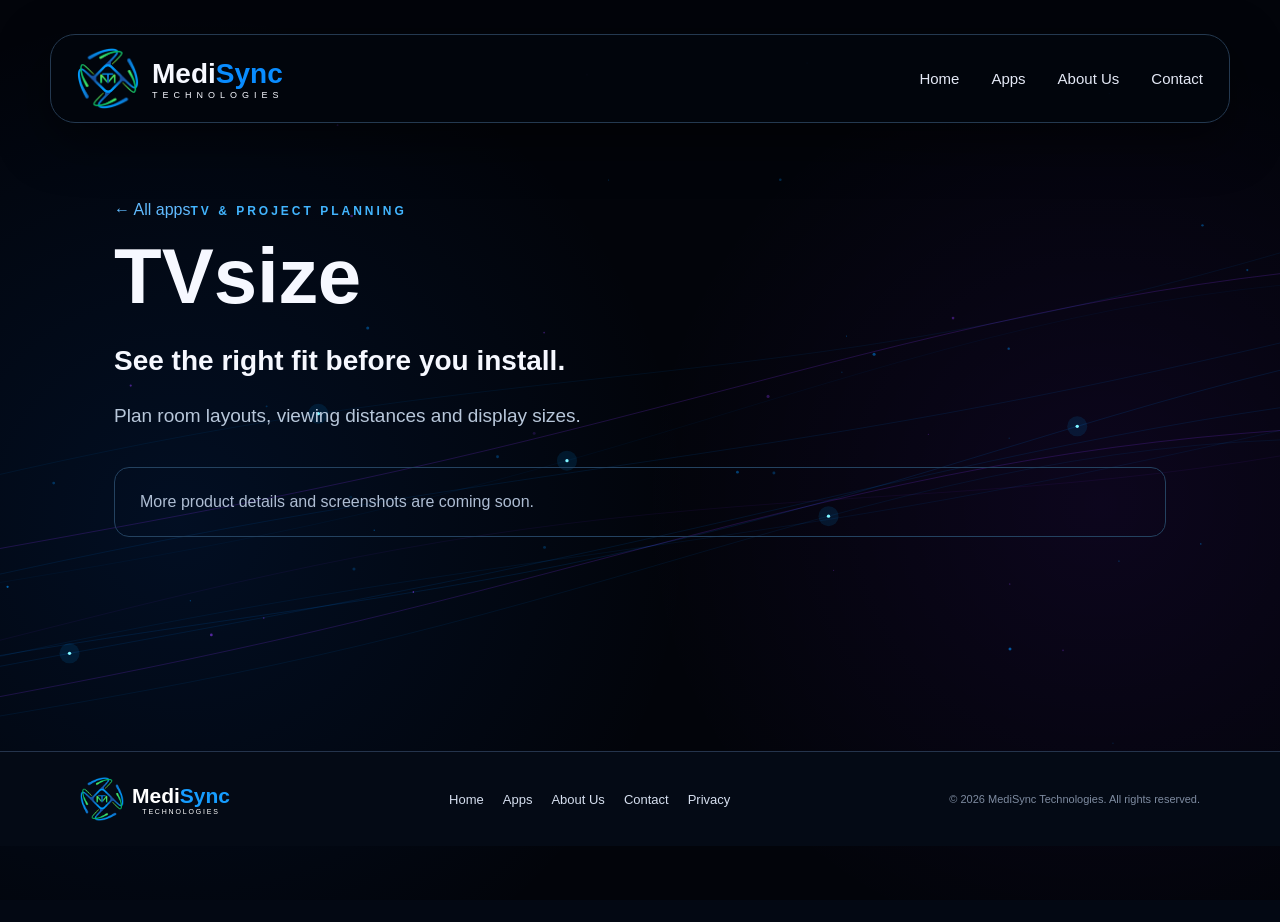
<file: tvsize.html>
<!doctype html><html lang="en"><head><meta charset="utf-8"><meta name="viewport" content="width=device-width,initial-scale=1"><meta name="theme-color" content="#030914"><meta name="description" content="MediSync Technologies builds focused apps for everyday life."><title>TVsize | MediSync Technologies</title><link rel="icon" href="favicon.png" type="image/png"><link rel="stylesheet" href="styles.css"><link rel="stylesheet" href="accordion.css"></head><body><canvas id="mst-particle-canvas" aria-hidden="true"></canvas><header class="topbar modern-header"><a class="brand" href="index.html"><img class="brand-logo" src="mt-mark.png" alt="MediSync Technologies MT logo" width="70" height="70"><span><b>Medi<span>Sync</span></b><small>TECHNOLOGIES</small></span></a><nav aria-label="Main navigation"><a href="index.html">Home</a><a href="index.html#apps">Apps</a><a href="about.html">About Us</a><a href="contact.html">Contact</a></nav></header><main class="detail-main simple-detail"><a class="back-link" href="index.html#apps">← All apps</a><span class="eyebrow">TV & PROJECT PLANNING</span><h1>TVsize</h1><h2>See the right fit before you install.</h2><p>Plan room layouts, viewing distances and display sizes.</p><div class="detail-note">More product details and screenshots are coming soon.</div></main><footer class="modern-footer"><a class="footer-brand" href="index.html"><img src="mt-mark.png" alt="" width="44" height="44"><span><b>Medi<span>Sync</span></b><small>TECHNOLOGIES</small></span></a><div class="footer-links"><a href="index.html">Home</a><a href="index.html#apps">Apps</a><a href="about.html">About Us</a><a href="contact.html">Contact</a><a href="medtrak-privacy.html">Privacy</a></div><small>© <span id="year"></span> MediSync Technologies. All rights reserved.</small></footer><script src="script.js"></script></body></html>
</file>
<file: styles.css>
*{box-sizing:border-box}html{scroll-behavior:auto}body{margin:0;background:#02040a;color:#f7f8fb;font-family:Inter,-apple-system,BlinkMacSystemFont,"Segoe UI",sans-serif;overflow-x:hidden}a{text-decoration:none;color:inherit}#mst-particle-canvas{position:fixed!important;inset:0!important;width:100%!important;height:100%!important;z-index:0!important;pointer-events:none!important}.topbar,main,footer{position:relative;z-index:1}.topbar{position:sticky;top:12px;z-index:30;max-width:1500px;margin:12px auto 0;padding:13px 42px;min-height:80px;border:1px solid #26394d;border-radius:34px;background:rgba(2,6,13,.82);backdrop-filter:blur(18px);display:flex;align-items:center;justify-content:space-between;box-shadow:0 16px 50px #0008}.brand{display:flex;align-items:center;gap:13px}.brand .mst{font-size:38px;font-weight:950;font-style:italic;background:linear-gradient(135deg,#fff 20%,#6d737d 47%,#087fff 55%,#0066dc);-webkit-background-clip:text;color:transparent}.brand b{font-size:28px}.brand b span{color:#098cff}.brand small{display:block;font-size:9px;letter-spacing:5px}.topbar nav{display:flex;gap:52px}.topbar nav a{padding:23px 0;position:relative}.topbar nav a.active,.topbar nav a:hover{color:#00a8ff}.topbar nav a.active:after{content:"";position:absolute;left:0;right:0;bottom:9px;height:2px;background:#00a8ff;box-shadow:0 0 12px #00a8ff}.outline{display:inline-flex;padding:14px 27px;border:1px solid transparent;border-radius:999px;background:linear-gradient(#040912,#040912) padding-box,linear-gradient(90deg,#00a8ff,#1cda71) border-box}.hero{min-height:640px;display:grid;place-items:center;text-align:center;padding:55px 20px 105px;overflow:hidden;background:radial-gradient(circle at 20% 58%,#0077ff1f,transparent 28%),radial-gradient(circle at 82% 58%,#16d8751f,transparent 28%)}.hero:before,.hero:after{content:"";position:absolute;width:58vw;height:330px;bottom:30px;opacity:.55;background:repeating-radial-gradient(ellipse at center,#0b8cff 0 1px,transparent 2px 13px);transform:rotate(10deg) skewX(-12deg);mask-image:linear-gradient(90deg,#000,transparent)}.hero:before{left:-15%}.hero:after{right:-15%;transform:rotate(-10deg) scaleX(-1);background:repeating-radial-gradient(ellipse at center,#23d87d 0 1px,transparent 2px 13px)}.hero-inner{z-index:2}.badge{display:inline-block;padding:10px 21px;border:1px solid transparent;border-radius:999px;background:linear-gradient(#020610,#020610) padding-box,linear-gradient(90deg,#00a8ff,#20d86e) border-box;color:#49aaff;font-weight:800;letter-spacing:2px}.hero h1{font-size:clamp(54px,6.2vw,96px);line-height:.98;letter-spacing:-4px;margin:23px 0 17px}.hero h1 span,.app-copy h4,.section-title>span,.lower>span{background:linear-gradient(90deg,#008cff,#416cff,#25d97b);-webkit-background-clip:text;color:transparent}.hero p{font-size:20px;line-height:1.5;color:#d5d8df;margin:0 0 28px}.primary{display:inline-flex;padding:17px 34px;border-radius:999px;background:linear-gradient(90deg,#078dff,#21d876);font-size:19px;font-weight:750;box-shadow:0 12px 40px #433dff4d}.apps-shell{margin:-40px 24px 0;padding:28px clamp(20px,5vw,72px) 48px;border:1px solid transparent;border-radius:32px;background:linear-gradient(145deg,#07101f,#030711) padding-box,linear-gradient(90deg,#00a8ff,#20dc78) border-box;box-shadow:0 -10px 38px #334cff24}.section-title{text-align:center}.section-title>span,.lower>span{font-weight:900;letter-spacing:2px}.section-title h2{font-size:38px;margin:8px 0 5px}.section-title p{margin:0;color:#c8ccd4;font-size:18px}.app-card{max-width:1280px;margin:24px auto 0;padding:28px;border:1px solid #24344b;border-radius:28px;background:#040912d9;display:grid;grid-template-columns:.88fr 1.2fr;gap:32px;overflow:hidden}.app-copy{display:flex;align-items:center;gap:30px}.med-icon{position:relative;flex:0 0 190px;height:190px;border-radius:42px;border:2px solid #218cff;background:radial-gradient(circle at 45% 40%,#19338c,#080c1c 63%);box-shadow:0 0 28px #096dff,0 0 38px #23d87d77 inset}.capsule{position:absolute;left:46px;top:71px;width:100px;height:46px;border-radius:30px;transform:rotate(-45deg);background:linear-gradient(90deg,#0875ff 0 50%,#20dc78 50%);border:2px solid #20dc78;box-shadow:0 0 20px #315fff}.med-icon i{position:absolute;width:7px;height:7px;border-radius:50%;background:#25d975;box-shadow:0 0 10px #25d975}.med-icon i:nth-of-type(1){left:140px;top:48px}.med-icon i:nth-of-type(2){left:151px;top:63px}.med-icon i:nth-of-type(3){left:132px;top:133px}.app-copy h3{font-size:38px;margin:0}.app-copy h4{font-size:22px;margin:2px 0 17px}.app-copy p{color:#c5cad3;line-height:1.65;margin:0 0 20px}.phones{display:flex;gap:20px;justify-content:center;align-items:flex-end}.phone{width:188px;height:360px;border-radius:31px;padding:7px;background:linear-gradient(145deg,#68635b,#111419 22%,#080a0e 80%,#746b5e);box-shadow:0 0 25px #216aff33}.notch{position:relative;z-index:2;width:60px;height:13px;background:#020305;border-radius:0 0 10px 10px;margin:0 auto -12px}.screen{height:100%;border-radius:25px;background:#03070d;padding:25px 12px 12px;overflow:hidden}.pt{display:block;font-size:14px;margin-bottom:18px}.ring{width:95px;height:95px;margin:5px auto 20px;border-radius:50%;background:conic-gradient(#00df89 0 85%,#16372f 85%);display:grid;place-content:center;position:relative}.ring:after{content:"";position:absolute;inset:8px;border-radius:50%;background:#071018}.ring strong,.ring small{position:relative;z-index:1;text-align:center}.ring strong{font-size:22px}.ring small{font-size:8px;color:#a9b1bb}.screen h5{font-size:10px;margin:10px 0}.row,.timeline{position:relative;background:#0a1018;border-radius:7px;padding:9px;margin:7px 0;font-size:8px;min-height:44px}.row b,.timeline b{display:block}.row small,.timeline small{color:#9ba6b3}.row em,.timeline em{position:absolute;right:7px;top:8px;color:#00e68c;font-style:normal;font-size:7px}.timeline{border-left:2px solid #00e68c}.purpleline{border-left-color:#20dc78}.purple{color:#20dc78!important}.score{text-align:center;padding:8px 0 14px}.score strong{display:block;font-size:25px}.score small{font-size:8px;color:#9ba6b3}.summary{position:relative;font-size:8px;padding:7px 0 12px}.summary b{float:right}.summary i{position:absolute;left:0;bottom:4px;height:3px;background:#00e68c;border-radius:3px}.lower{max-width:1100px;margin:105px auto;padding:65px 28px;text-align:center}.lower h2{font-size:clamp(40px,5vw,65px);margin:18px auto}.lower p{max-width:700px;margin:auto;color:#bec5cf;font-size:19px;line-height:1.7}.contact{border-top:1px solid #16243a}.contact .primary{margin-top:18px}footer{text-align:center;padding:38px;color:#78818d;border-top:1px solid #111b29}.reveal{opacity:0;transform:translateY(32px);transition:.75s ease}.reveal.visible{opacity:1;transform:none}@media(max-width:1050px){.topbar{padding:10px 22px}.topbar nav{gap:20px}.topbar>.outline{display:none}.app-card{grid-template-columns:1fr}.app-copy{justify-content:center}}@media(max-width:760px){.topbar{top:0;margin:0;border-radius:0}.brand b,.brand small{display:none}.brand .mst{font-size:30px}.topbar nav{gap:13px}.topbar nav a{font-size:13px}.hero{padding-top:85px}.hero h1{letter-spacing:-2px}.desktop{display:none}.apps-shell{margin:-30px 10px 0;padding:25px 14px}.section-title h2{font-size:30px}.app-copy{flex-direction:column;text-align:center}.med-icon{flex-basis:auto;width:165px;height:165px}.capsule{left:33px;top:59px}.phones{justify-content:flex-start;overflow-x:auto;padding-bottom:10px}.phone{min-width:180px}}
/* ============================
   MEDTRAK SHOWCASE — V2
   ============================ */
.medtrak-showcase{
  grid-template-columns:1fr 1.15fr;
  padding:34px;
  gap:38px;
  background:
    radial-gradient(circle at 16% 50%,rgba(13,108,255,.13),transparent 34%),
    radial-gradient(circle at 80% 50%,rgba(150,43,255,.10),transparent 36%),
    linear-gradient(120deg,rgba(7,16,35,.92),rgba(11,7,30,.86));
}
.medtrak-info{grid-template-columns:190px 1fr;gap:30px}
.medtrak-icon{position:relative;overflow:hidden}
.medtrak-icon:before{content:"";position:absolute;inset:-30%;background:conic-gradient(from 180deg,transparent,#167fff33,transparent,#19d97730,transparent);animation:iconHalo 8s linear infinite}
@keyframes iconHalo{to{transform:rotate(360deg)}}
.medtrak-icon>*{position:relative}
.pill-icon{width:98px;height:48px;border-radius:30px;transform:rotate(-38deg);background:linear-gradient(90deg,#0b8dff 0 50%,#20dc78 50%);border:1px solid #20dc78;box-shadow:0 0 22px #405dff}
.pill-icon span{position:absolute;left:50%;top:0;bottom:0;width:1px;background:#cdd7ff}
.spark{position:absolute;width:7px;height:7px;border-radius:50%;background:#22db7c;box-shadow:0 0 12px #22db7c}.s1{top:39px;right:36px}.s2{top:54px;right:24px}.s3{bottom:36px;right:46px}
.app-status{display:inline-flex;align-items:center;gap:8px;margin-bottom:8px;color:#20dc78;font-size:10px;font-weight:800;letter-spacing:2px}
.app-status span{width:7px;height:7px;border-radius:50%;background:#0a9aff;box-shadow:0 0 10px #0a9aff}
.feature-chips{display:flex;flex-wrap:wrap;gap:8px;margin-top:18px}
.feature-chips span{padding:8px 11px;border:1px solid rgba(71,129,255,.2);border-radius:999px;background:rgba(9,20,43,.7);color:#aebad0;font-size:10px;letter-spacing:.3px}
.app-actions{display:flex;align-items:center;gap:16px;flex-wrap:wrap;margin-top:2px}
.store-badge{margin-top:20px;min-width:148px;padding:8px 18px;border-radius:9px;background:#020305;border:1px solid rgba(255,255,255,.2);display:flex;flex-direction:column;line-height:1}.store-badge small{font-size:7px;letter-spacing:1.4px;color:#a9afb8}.store-badge strong{margin-top:5px;font-size:17px}
.medtrak-phones{gap:16px}
.phone-header{display:flex;justify-content:space-between;align-items:center;margin-bottom:16px;font-size:10px}.phone-header span{font-weight:700}.phone-header b{color:#687388;letter-spacing:1px}
.today-progress{display:flex;align-items:center;gap:9px;margin:7px 0 16px;padding:8px;border-radius:10px;background:#0c131e}.today-progress>div:last-child{display:flex;flex-direction:column}.today-progress small{margin-top:2px;color:#7e899c;font-size:6px}
.mini-ring{width:42px;height:42px;border-radius:50%;background:conic-gradient(#12d99a 0 85%,#15372e 85%);display:grid;place-items:center;position:relative}.mini-ring:after{content:"";position:absolute;inset:5px;border-radius:50%;background:#081018}.mini-ring strong{position:relative;z-index:1;font-size:9px}
.timeline-med{position:relative;min-height:43px;margin-top:7px;padding:7px 7px 7px 15px;display:flex;align-items:center;gap:7px;border-radius:8px;background:#0d141f;font-size:7px}.timeline-med>i{position:absolute;left:0;top:0;bottom:0;width:2px;border-radius:2px;background:#12d99a}.timeline-med>div{display:flex;flex:1;flex-direction:column}.timeline-med small{margin-top:3px;color:#7f899a}.timeline-med em{font-style:normal;color:#19d59d;font-size:6px}.timeline-med.upcoming>i{background:#20dc78}.timeline-med.upcoming em{color:#20dc78}.timeline-date{margin:3px 0 11px;color:#657188;font-size:6px;font-weight:800;letter-spacing:1.2px}.timeline-note{margin-top:14px;padding:9px;border:1px solid rgba(99,88,255,.12);border-radius:8px;color:#738097;font-size:6px;line-height:1.5;background:rgba(29,18,54,.25)}
.report-progress{height:3px;margin-top:9px;background:#202833}.report-progress i{display:block;height:100%;background:linear-gradient(90deg,#13d799,#0ca8db)}
.purple-bar i{background:linear-gradient(90deg,#0aa9d7,#20dc78)}
.medtrak-details{width:min(1220px,100%);margin:52px auto 8px;display:grid;grid-template-columns:.7fr 1.3fr;gap:48px;align-items:start;padding:8px}
.details-copy h3{margin:12px 0 15px;font-size:clamp(29px,3vw,42px);line-height:1.08;letter-spacing:-1.2px}.details-copy p{color:#929caf;line-height:1.7;font-size:15px}
.feature-grid{display:grid;grid-template-columns:repeat(2,1fr);gap:13px}
.feature-card{min-height:158px;padding:20px;border:1px solid rgba(69,113,210,.18);border-radius:18px;background:linear-gradient(145deg,rgba(9,20,41,.62),rgba(7,9,22,.55));backdrop-filter:blur(10px)}
.feature-card>b{font-size:10px;color:#2b8cff;letter-spacing:2px}.feature-card h4{margin:10px 0 7px;font-size:17px}.feature-card p{margin:0;color:#8e99ab;font-size:12px;line-height:1.55}
@media(max-width:1100px){.medtrak-showcase{grid-template-columns:1fr}.medtrak-info{justify-content:center}.medtrak-details{grid-template-columns:1fr}}
@media(max-width:720px){.medtrak-showcase{padding:22px}.medtrak-info{grid-template-columns:1fr;text-align:center}.medtrak-icon{width:165px;margin:auto}.feature-chips,.app-actions{justify-content:center}.feature-grid{grid-template-columns:1fr}.medtrak-details{padding:0}}


/* ==========================================
   PRODUCTION PERFORMANCE PASS
   ========================================== */

/* Static atmospheric lighting replaces per-frame canvas gradients. */
body::before {
  content: "";
  position: fixed;
  inset: 0;
  z-index: 0;
  pointer-events: none;
  background:
    radial-gradient(circle at 14% 58%, rgba(0, 91, 215, .12), transparent 42%),
    radial-gradient(circle at 86% 56%, rgba(135, 28, 255, .08), transparent 38%),
    #02040a;
  transform: translateZ(0);
}

/* Canvas only draws particles/trails now. */
#mst-particle-canvas {
  background: transparent !important;
  contain: strict;
  transform: translateZ(0);
}

/* Blur is attractive but expensive while scrolling; use stable translucent fills instead. */
.topbar,
.app-card,
.feature-card,
.mst-app-card,
.apps-shell {
  -webkit-backdrop-filter: none !important;
  backdrop-filter: none !important;
}

/* Slightly more opaque backgrounds preserve the same visual feel without live blur. */
.topbar {
  background: rgba(2, 6, 13, .94) !important;
}

.app-card,
.medtrak-showcase {
  background:
    radial-gradient(circle at 16% 50%, rgba(13,108,255,.11), transparent 34%),
    radial-gradient(circle at 80% 50%, rgba(150,43,255,.08), transparent 36%),
    linear-gradient(120deg, rgba(7,16,35,.97), rgba(11,7,30,.95)) !important;
}

.feature-card {
  background: linear-gradient(145deg, rgba(9,20,41,.94), rgba(7,9,22,.92)) !important;
}

/* Keep the heavy lower sections out of layout/paint until near the viewport. */
.medtrak-details,
.lower,
.simple-section,
.contact-section {
  content-visibility: auto;
  contain-intrinsic-size: 800px;
}

/* Tell the browser what will animate. */
.reveal {
  will-change: opacity, transform;
}

.reveal.visible {
  will-change: auto;
}

/* Avoid large shadows on every frame during scroll. */
.phone,
.medtrak-icon,
.app-card,
.apps-shell {
  box-shadow: none !important;
}

@media (prefers-reduced-motion: reduce) {
  #mst-particle-canvas {
    display: none !important;
  }
  .reveal {
    opacity: 1 !important;
    transform: none !important;
    transition: none !important;
  }
}


/* ==========================================
   MOBILE VERTICAL-SCROLL FIX
   Prevents sideways page movement / swipe capture
   ========================================== */

html,
body {
  width: 100%;
  max-width: 100%;
  overflow-x: clip !important;
  overscroll-behavior-x: none;
}

body {
  touch-action: pan-y;
}

.site-header,
main,
footer,
.hero,
.apps-shell,
.app-card,
.medtrak-showcase,
.medtrak-details,
.lower,
.simple-section,
.contact-section {
  max-width: 100%;
}

#mst-particle-canvas {
  max-width: 100vw !important;
  overflow: hidden;
  touch-action: none;
}

a,
button {
  touch-action: manipulation;
}

@media (max-width: 760px) {
  .phones,
  .phone-grid,
  .medtrak-phones {
    display: grid !important;
    grid-template-columns: 1fr !important;
    gap: 22px !important;
    width: 100% !important;
    max-width: 100% !important;
    overflow: visible !important;
    overflow-x: visible !important;
    padding-left: 0 !important;
    padding-right: 0 !important;
    touch-action: pan-y !important;
  }

  .phone {
    width: min(220px, 82vw) !important;
    min-width: 0 !important;
    max-width: 220px !important;
    margin: 0 auto !important;
  }

  .app-card,
  .medtrak-showcase,
  .app-info,
  .medtrak-info,
  .app-copy,
  .feature-grid,
  .medtrak-details {
    width: 100% !important;
    max-width: 100% !important;
    min-width: 0 !important;
  }

  .feature-chips {
    max-width: 100%;
  }

  .topbar {
    width: 100% !important;
    max-width: 100% !important;
    left: 0;
    right: 0;
  }

  .hero {
    width: 100%;
    overflow: hidden !important;
  }

  .hero::before,
  .hero::after {
    pointer-events: none;
  }
}

/* MedTrak live App Store presentation */
.live-store{display:inline-flex;flex-direction:column;justify-content:center;min-width:164px;padding:10px 18px;border:1px solid #44506a;border-radius:14px;background:#05070c;color:#fff;text-decoration:none;line-height:1.05;transition:.2s ease}
.live-store:hover{border-color:#218cff;box-shadow:0 0 24px #218cff35;transform:translateY(-1px)}
.live-store small{font-size:9px;letter-spacing:.08em}.live-store strong{font-size:20px;margin-top:3px}
.medtrak-release-strip{margin:26px 0 8px;padding:13px 16px;border:1px solid #1f3d66;border-radius:14px;background:#07101dd9;color:#cfd9e8;font-size:14px;text-align:center}
.release-dot{display:inline-block;width:8px;height:8px;margin-right:8px;border-radius:50%;background:#27e878;box-shadow:0 0 12px #27e878}
.medtrak-gallery{display:grid;grid-template-columns:repeat(3,minmax(0,1fr));gap:22px;margin-top:28px}
.medtrak-gallery figure{margin:0;padding:12px;border:1px solid #24344b;border-radius:24px;background:#040912d9;overflow:hidden;box-shadow:0 18px 55px #0008}
.medtrak-gallery img{display:block;width:100%;height:auto;border-radius:16px}
.medtrak-gallery figcaption{padding:12px 4px 3px;color:#d9e3f3;font-size:14px;font-weight:650;text-align:center}
.watch-showcase{display:grid;grid-template-columns:.8fr 1.2fr;gap:34px;align-items:center;margin:34px 0 0;padding:30px;border:1px solid #24344b;border-radius:28px;background:linear-gradient(135deg,#040912ee,#0b0717ee);overflow:hidden}
.watch-copy h3{font-size:34px;line-height:1.1;margin:8px 0 14px}.watch-copy p{color:#c5cad3;line-height:1.7}
.watch-points{display:flex;flex-wrap:wrap;gap:8px;margin-top:18px}.watch-points span{padding:8px 11px;border:1px solid #253a59;border-radius:999px;background:#07101c;color:#bcd1ef;font-size:12px}
.watch-images{display:grid;grid-template-columns:1fr 1fr;gap:16px}.watch-images img{display:block;width:100%;height:auto;border-radius:18px;border:1px solid #25324b;box-shadow:0 16px 40px #0008}
@media(max-width:900px){.medtrak-gallery{grid-template-columns:repeat(2,minmax(0,1fr))}.watch-showcase{grid-template-columns:1fr}.watch-copy{text-align:center}.watch-points{justify-content:center}}
@media(max-width:600px){.medtrak-gallery{grid-template-columns:1fr}.medtrak-gallery figure{padding:8px}.watch-showcase{padding:18px}.watch-images{grid-template-columns:1fr}.watch-copy h3{font-size:28px}.live-store{width:100%;align-items:center}.app-actions{align-items:stretch}}

/* MedTrak release layout — explicit overrides for the legacy app-card grid */
.medtrak-showcase{
  display:block !important;
  max-width:1280px;
  padding:clamp(24px,4vw,54px) !important;
  background:linear-gradient(145deg,rgba(4,9,18,.96),rgba(12,7,28,.94));
}
.medtrak-showcase .medtrak-info{
  display:grid !important;
  grid-template-columns:170px minmax(0,1fr) !important;
  gap:34px !important;
  align-items:center;
  width:100%;
}
.medtrak-showcase .app-copy{
  display:block !important;
  min-width:0;
  text-align:left !important;
}
.medtrak-showcase .app-copy h3{font-size:clamp(42px,5vw,68px);line-height:1;margin:8px 0 8px}
.medtrak-showcase .app-copy h4{font-size:clamp(21px,2.2vw,30px);margin:0 0 18px}
.medtrak-showcase .app-copy p{max-width:760px;font-size:16px}
.medtrak-showcase .feature-chips{display:flex;flex-wrap:wrap;gap:9px;margin:18px 0 24px}
.medtrak-showcase .feature-chips span{font-size:12px;padding:8px 12px}
.medtrak-showcase .app-actions{display:flex;flex-wrap:wrap;align-items:center;gap:14px}
.medtrak-release-strip{margin:34px 0 0;padding:14px 18px}

.medtrak-gallery{
  display:flex !important;
  gap:18px;
  margin:30px -6px 0;
  padding:6px 6px 20px;
  overflow-x:auto;
  scroll-snap-type:x mandatory;
  scrollbar-width:thin;
}
.medtrak-gallery figure{
  flex:0 0 clamp(245px,27vw,330px);
  scroll-snap-align:start;
  padding:8px !important;
  border-radius:25px !important;
  background:#050812 !important;
  border:1px solid rgba(83,121,179,.34) !important;
}
.medtrak-gallery img{width:100%;border-radius:18px !important}
.medtrak-gallery figcaption{font-size:13px;padding:10px 4px 4px}

.watch-showcase{
  display:grid !important;
  grid-template-columns:minmax(280px,.85fr) minmax(0,1.15fr) !important;
  gap:42px !important;
  margin-top:38px !important;
  padding:clamp(24px,3.5vw,42px) !important;
}
.watch-copy{text-align:left}
.watch-images{display:grid !important;grid-template-columns:1fr 1fr !important;gap:18px !important}
.watch-images img{width:100% !important;max-width:none !important;border-radius:22px !important}

@media(max-width:760px){
  .medtrak-showcase .medtrak-info{grid-template-columns:1fr !important;text-align:center}
  .medtrak-showcase .medtrak-icon{margin:0 auto}
  .medtrak-showcase .app-copy{text-align:center !important}
  .medtrak-showcase .app-copy p{margin-left:auto;margin-right:auto}
  .medtrak-showcase .feature-chips,.medtrak-showcase .app-actions{justify-content:center}
  .watch-showcase{grid-template-columns:1fr !important}
  .watch-copy{text-align:center}
  .watch-points{justify-content:center}
}
@media(max-width:520px){
  .medtrak-showcase{padding:20px 14px !important}
  .medtrak-gallery figure{flex-basis:82vw}
  .watch-images{grid-template-columns:1fr !important}
}

/* MediSync Technologies: new transparent MT emblem */
.topbar .brand .brand-logo{display:block;width:62px;height:62px;object-fit:contain;flex:0 0 62px}
@media(max-width:760px){.topbar .brand .brand-logo{width:46px;height:46px;flex-basis:46px}}
</file>
<file: accordion.css>
/* MediSync homepage accordion redesign */
html{scroll-behavior:smooth}body{background:#030813;color:#f6f8ff;min-height:100vh} .modern-header{max-width:1180px;margin:22px auto 0;position:relative;z-index:10;display:flex;justify-content:space-between;align-items:center;padding:12px 26px;background:rgba(4,12,25,.84);border:1px solid #243950;border-radius:25px;box-sizing:border-box}.modern-header .brand-logo{width:68px;height:68px;object-fit:contain}.modern-header nav{display:flex;gap:32px}.modern-header nav a{color:#e4e9f6;text-decoration:none;font-size:15px}.modern-header nav a:hover{color:#21a7ff}.landing-main{max-width:1050px;margin:0 auto;padding:44px 24px 70px;position:relative;z-index:1}.landing-intro{text-align:center;margin:0 auto 45px}.eyebrow,.accordion-caption{color:#42b5ff;letter-spacing:.25em;font-size:12px;font-weight:800}.landing-intro h1{font-size:clamp(42px,6.2vw,76px);line-height:1.08;letter-spacing:-.055em;margin:18px 0 12px}.landing-intro h1 span{background:linear-gradient(100deg,#00a6ff,#4676ff,#20e37c);color:transparent;background-clip:text;-webkit-background-clip:text}.landing-intro p{font-size:18px;color:#b7c4d9;margin:0}.accordion-caption{display:flex;justify-content:space-between;margin:0 6px 14px}.accordion-caption span{font-size:10px;color:#7e91ad;letter-spacing:.14em}.accordion-item{--accent:#189eff;margin-bottom:14px;background:linear-gradient(110deg,rgba(10,24,45,.95),rgba(3,11,24,.94));border:1px solid #234a73;border-radius:23px;overflow:hidden;box-shadow:0 8px 30px #0004}.accordion-item.taskforge{--accent:#dc8747;border-color:#594034}.accordion-item.tvsize{--accent:#4099f7;border-color:#284a70}.accordion-item.is-open{border-color:var(--accent)}.accordion-item h2{margin:0}.accordion-toggle{display:flex;align-items:center;gap:22px;width:100%;padding:22px 30px;border:0;background:transparent;color:white;text-align:left;cursor:pointer;font:inherit}.app-mini-icon{flex:0 0 74px;width:74px;height:74px;display:grid;place-items:center;border-radius:20px;border:2px solid var(--accent);font-size:29px;font-weight:900;color:var(--accent);background:radial-gradient(circle at 30% 15%,#23476c, #071020 70%)}.accordion-name{display:flex;flex-direction:column;gap:6px;flex:1}.accordion-name strong{font-size:clamp(25px,4vw,38px);letter-spacing:-.04em}.accordion-name small{font-size:10px;font-weight:700;letter-spacing:.33em;color:#b8c7db}.accordion-chevron{height:15px;width:15px;border-right:2px solid white;border-bottom:2px solid white;transform:rotate(45deg);transition:transform .25s;margin-right:8px}.is-open .accordion-chevron{transform:rotate(225deg)}.accordion-panel[hidden]{display:none}.panel-content{display:grid;grid-template-columns:1fr 1fr;gap:30px;align-items:center;padding:12px 50px 34px;min-height:290px;background:radial-gradient(ellipse at 75% 95%,color-mix(in srgb,var(--accent) 20%,transparent),transparent 65%)}.panel-text h3{font-size:clamp(29px,4vw,48px);line-height:1.12;letter-spacing:-.05em;margin:0 0 15px}.panel-text p{color:#b9c9de;font-size:17px;line-height:1.6;max-width:360px}.panel-hint{color:var(--accent);font-size:13px;font-weight:700}.phone-preview,.placeholder-preview{display:flex;align-items:center;justify-content:center;flex-direction:column;gap:9px;text-decoration:none;color:#9cb5d5;font-size:12px}.phone-preview img{width:min(210px,65%);height:290px;object-fit:cover;object-position:top;border-radius:24px;border:5px solid #1c2737;box-shadow:0 20px 50px #000b;transition:transform .25s}.phone-preview:hover img,.placeholder-preview:hover .placeholder-device{transform:translateY(-7px)}.placeholder-device{width:158px;height:276px;border:7px solid #1b2735;border-radius:29px;background:linear-gradient(160deg,#152943,#030813);box-shadow:0 20px 50px #0009;display:flex;flex-direction:column;align-items:center;gap:25px;transition:transform .25s}.placeholder-notch{width:62px;height:12px;background:#030813;border-radius:0 0 12px 12px}.placeholder-symbol{font-size:50px;font-weight:900;color:var(--accent);margin-top:24px}.placeholder-bars{width:70%;display:grid;gap:10px}.placeholder-bars i{height:9px;background:#253d58;border-radius:10px}.modern-footer{position:relative;z-index:1;border-top:1px solid #25344c;padding:25px max(24px,calc((100vw - 1120px)/2));display:flex;align-items:center;justify-content:space-between;gap:25px;flex-wrap:wrap;background:#040a15}.footer-brand{display:flex;align-items:center;gap:8px;text-decoration:none;color:white}.footer-brand span{display:flex;flex-direction:column}.footer-brand b{font-size:21px}.footer-brand b span{display:inline;color:#169dff}.footer-brand small{letter-spacing:.26em;font-size:7px}.footer-links{display:flex;gap:19px;flex-wrap:wrap}.footer-links a{color:#d6dfef;text-decoration:none;font-size:13px}.modern-footer>small{color:#7e8ba0;font-size:11px}.detail-main{max-width:1100px;margin:45px auto 100px;padding:0 24px;position:relative;z-index:1}.back-link{color:#61bbff;text-decoration:none}.detail-heading{text-align:center;margin:32px 0}.detail-heading>span{color:#62b7ff;letter-spacing:.2em;font-size:12px}.detail-heading h1,.simple-detail h1{font-size:clamp(42px,7vw,78px);margin:12px 0}.detail-heading p,.simple-detail p{font-size:19px;color:#b8c7da;line-height:1.65}.detail-shell{padding:0!important;max-width:100%!important}.simple-detail{min-height:55vh;padding-top:45px}.simple-detail h2{font-size:28px}.detail-note{margin-top:35px;padding:25px;border:1px solid #244260;border-radius:15px;color:#aebdd3}.contact-link{color:#3aafff;font-size:20px}@media(max-width:720px){.modern-header{margin:10px 12px 0;padding:10px 13px;flex-wrap:wrap;gap:10px}.modern-header .brand-logo{width:48px;height:48px}.modern-header nav{width:100%;justify-content:space-around;gap:9px}.modern-header nav a{font-size:12px}.landing-main{padding:35px 14px 45px}.landing-intro{margin-bottom:32px}.landing-intro p{font-size:15px}.accordion-caption span{display:none}.accordion-toggle{padding:16px;gap:12px}.app-mini-icon{flex-basis:52px;width:52px;height:52px;font-size:20px;border-radius:14px}.accordion-name small{font-size:8px;letter-spacing:.14em}.panel-content{grid-template-columns:1fr;text-align:center;padding:14px 22px 28px;gap:18px}.panel-text p{margin:0 auto 14px;font-size:15px}.phone-preview img{height:235px;width:165px}.modern-footer{justify-content:center;text-align:center}.footer-links{justify-content:center}}
@media(prefers-reduced-motion:reduce){*,*:before,*:after{scroll-behavior:auto!important;transition:none!important}}
</file>
